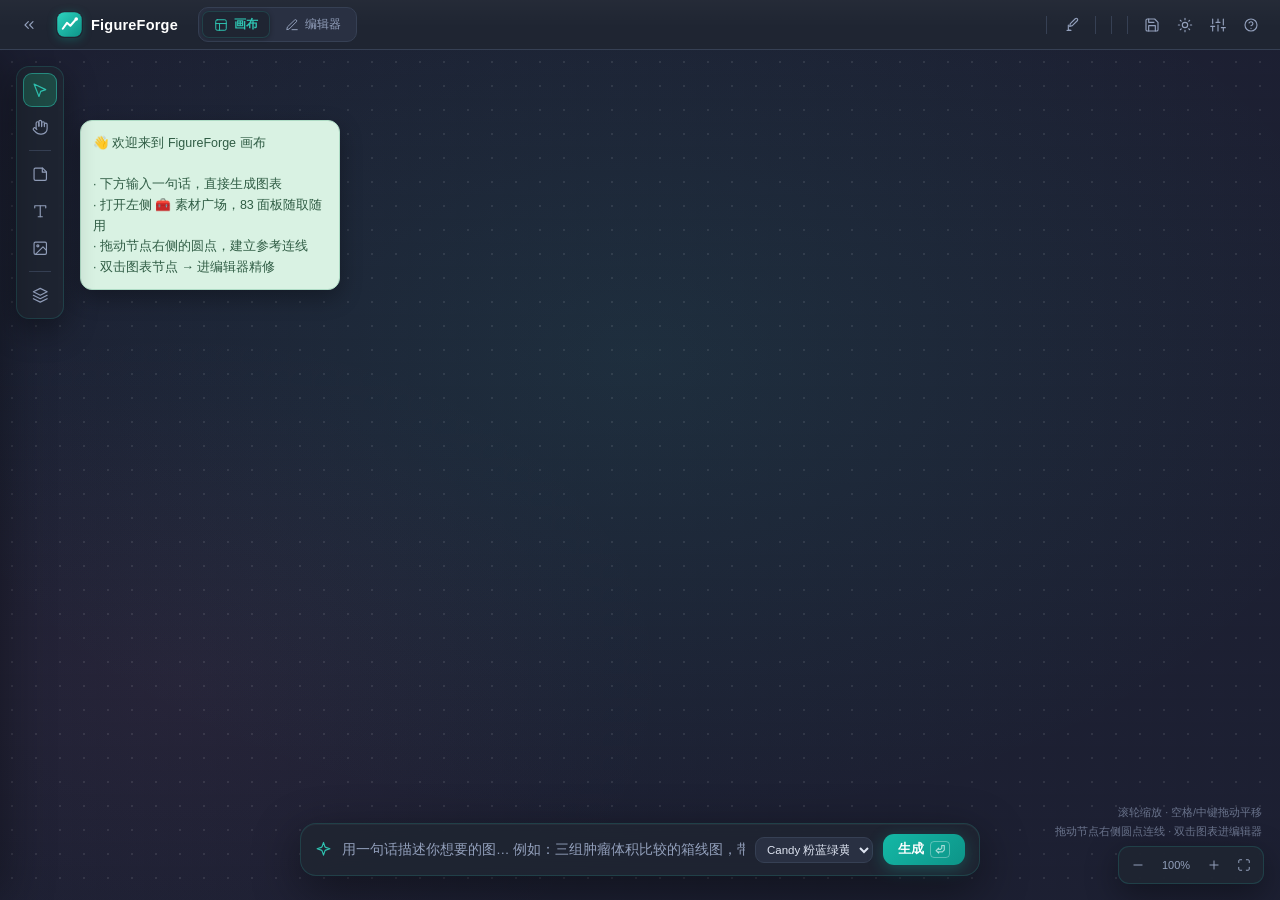
<file: figureforge/index.html>
<!DOCTYPE html>
<html lang="zh-CN">
<head>
  <meta charset="UTF-8">
  <meta name="viewport" content="width=device-width, initial-scale=1.0">
  <title>FigureForge — 可视化图形编辑器</title>
  <link rel="icon" href="data:image/svg+xml,%3Csvg xmlns='http://www.w3.org/2000/svg' viewBox='0 0 32 32'%3E%3Crect x='1' y='1' width='30' height='30' rx='8' fill='%230d9488'/%3E%3Cpolyline points='8 21 13 14 17 17.5 24 9.5' fill='none' stroke='white' stroke-width='2.6' stroke-linecap='round' stroke-linejoin='round'/%3E%3C/svg%3E">
  <link rel="stylesheet" href="css/style.css">
  <link rel="stylesheet" href="css/workspace.css">
</head>
<body>
  <header id="topbar">
    <div class="logo">
      <button id="btn-collapse-left" class="tool-btn ghost" title="收起/展开左侧栏"><svg viewBox="0 0 24 24"><polyline points="11 17 6 12 11 7"/><polyline points="18 17 13 12 18 7"/></svg></button>
      <svg class="logo-mark" viewBox="0 0 32 32" aria-hidden="true">
        <defs><linearGradient id="ff-logo-g" x1="0" y1="0" x2="1" y2="1"><stop offset="0" stop-color="#2dd4bf"/><stop offset="1" stop-color="#0d9488"/></linearGradient></defs>
        <rect x="1.5" y="1.5" width="29" height="29" rx="8.5" fill="url(#ff-logo-g)"/>
        <polyline points="8 21 13 14 17 17.5 24 9.5" fill="none" stroke="#ffffff" stroke-width="2.4" stroke-linecap="round" stroke-linejoin="round"/>
        <circle cx="24" cy="9.5" r="2.1" fill="#ffffff"/>
      </svg>
      <span class="logo-text">FigureForge</span>
      <div class="mode-switch" id="mode-switch">
        <button id="btn-mode-canvas" class="mode-btn active" title="无限画布 — 节点卡片 · 一句话生成"><svg viewBox="0 0 24 24"><rect x="3" y="3" width="18" height="18" rx="2.5"/><line x1="3" y1="9.5" x2="21" y2="9.5"/><line x1="9.5" y1="21" x2="9.5" y2="9.5"/></svg><span>画布</span></button>
        <button id="btn-mode-editor" class="mode-btn" title="单图编辑器 — 逐元素精修"><svg viewBox="0 0 24 24"><path d="M12 20h9"/><path d="M16.5 3.5a2.1 2.1 0 0 1 3 3L7 19l-4 1 1-4Z"/></svg><span>编辑器</span></button>
      </div>
    </div>
    <div class="toolbar">
      <button id="btn-undo" class="tool-btn" title="撤销 (Ctrl+Z)" disabled><svg viewBox="0 0 24 24"><polyline points="9 14 4 9 9 4"/><path d="M20 20v-7a4 4 0 0 0-4-4H4"/></svg></button>
      <button id="btn-redo" class="tool-btn" title="重做 (Ctrl+Y)" disabled><svg viewBox="0 0 24 24"><polyline points="15 14 20 9 15 4"/><path d="M4 20v-7a4 4 0 0 1 4-4h12"/></svg></button>
      <span class="tool-sep"></span>
      <button id="btn-insert-text" class="tool-btn text-btn" title="插入文本框"><svg viewBox="0 0 24 24"><polyline points="4 7 4 4 20 4 20 7"/><line x1="9" y1="20" x2="15" y2="20"/><line x1="12" y1="4" x2="12" y2="20"/></svg></button>
      <button id="btn-format-paint" class="tool-btn" title="格式刷：取样选中元素样式，点击其他元素应用（Esc 退出）"><svg viewBox="0 0 24 24"><path d="M18.4 2.6a2.1 2.1 0 0 1 3 3L14 13l-4 1 1-4Z"/><path d="M8 12v6a2 2 0 0 0 2 2h1"/><path d="M6 20h6"/></svg></button>
      <span class="tool-sep"></span>
      <button id="btn-zoom-out" class="tool-btn" title="缩小"><svg viewBox="0 0 24 24"><line x1="5" y1="12" x2="19" y2="12"/></svg></button>
      <span id="zoom-level" class="zoom-display">100%</span>
      <button id="btn-zoom-in" class="tool-btn" title="放大"><svg viewBox="0 0 24 24"><line x1="12" y1="5" x2="12" y2="19"/><line x1="5" y1="12" x2="19" y2="12"/></svg></button>
      <button id="btn-zoom-fit" class="tool-btn" title="适应窗口 (Ctrl+0)"><svg viewBox="0 0 24 24"><path d="M8 3H5a2 2 0 0 0-2 2v3"/><path d="M21 8V5a2 2 0 0 0-2-2h-3"/><path d="M16 21h3a2 2 0 0 0 2-2v-3"/><path d="M3 16v3a2 2 0 0 0 2 2h3"/></svg></button>
      <span class="tool-sep"></span>
      <button id="btn-grid" class="tool-btn active" title="网格"><svg viewBox="0 0 24 24"><rect x="3" y="3" width="7" height="7" rx="1.2"/><rect x="14" y="3" width="7" height="7" rx="1.2"/><rect x="14" y="14" width="7" height="7" rx="1.2"/><rect x="3" y="14" width="7" height="7" rx="1.2"/></svg></button>
      <button id="btn-snap" class="tool-btn active" title="对齐辅助"><svg viewBox="0 0 24 24"><path d="M4 7h13"/><path d="m14 4 3 3-3 3"/><path d="M20 17H7"/><path d="m10 14-3 3 3 3"/></svg></button>
      <span class="tool-sep"></span>
      <button id="btn-save" class="tool-btn" title="保存到浏览器 (Ctrl+S)，下次打开自动恢复"><svg viewBox="0 0 24 24"><path d="M19 21H5a2 2 0 0 1-2-2V5a2 2 0 0 1 2-2h11l5 5v11a2 2 0 0 1-2 2z"/><polyline points="17 21 17 13 7 13 7 21"/><polyline points="7 3 7 8 15 8"/></svg></button>
      <button id="btn-theme" class="tool-btn" title="切换白天 / 黑夜主题"></button>
      <button id="btn-settings" class="tool-btn" title="AI 接口设置"><svg viewBox="0 0 24 24"><line x1="4" y1="21" x2="4" y2="14"/><line x1="4" y1="10" x2="4" y2="3"/><line x1="12" y1="21" x2="12" y2="12"/><line x1="12" y1="8" x2="12" y2="3"/><line x1="20" y1="21" x2="20" y2="16"/><line x1="20" y1="12" x2="20" y2="3"/><line x1="1" y1="14" x2="7" y2="14"/><line x1="9" y1="8" x2="15" y2="8"/><line x1="17" y1="16" x2="23" y2="16"/></svg></button>
      <button id="btn-help" class="tool-btn" title="快捷键帮助 (?)"><svg viewBox="0 0 24 24"><circle cx="12" cy="12" r="9"/><path d="M9.1 9a3 3 0 0 1 5.8 1c0 2-3 3-3 3"/><line x1="12" y1="17" x2="12.01" y2="17"/></svg></button>
    </div>
    <div class="export-bar">
      <button id="btn-copy-svg" class="export-btn secondary"><svg viewBox="0 0 24 24"><rect x="9" y="9" width="13" height="13" rx="2"/><path d="M5 15H4a2 2 0 0 1-2-2V4a2 2 0 0 1 2-2h9a2 2 0 0 1 2 2v1"/></svg>复制 SVG</button>
      <button id="btn-export-svg" class="export-btn"><svg viewBox="0 0 24 24"><path d="M21 15v4a2 2 0 0 1-2 2H5a2 2 0 0 1-2-2v-4"/><polyline points="7 10 12 15 17 10"/><line x1="12" y1="15" x2="12" y2="3"/></svg>导出 <kbd>Ctrl+E</kbd></button>
    </div>
  </header>
  <div id="main-layout">
    <aside id="left-panel">
      <div class="panel-section">
        <div class="panel-title-row">
          <h3 class="panel-title">图表</h3>
          <div class="panel-title-actions">
            <button id="btn-new-figure" class="mini-btn" title="新建空白图">＋ 新建</button>
            <button id="btn-import-svg" class="mini-btn" title="导入 SVG（可编辑矢量）或 PNG / JPG / TIFF 图片">↓ 导入</button>
            <button id="btn-new-folder" class="mini-btn" title="新建分组文件夹">分组</button>
          </div>
        </div>
        <div id="chart-gallery" class="template-gallery"></div>
      </div>
      <div class="panel-section">
        <div class="panel-title-row">
          <h3 class="panel-title">布局</h3>
        </div>
        <div id="layout-gallery" class="template-gallery"></div>
      </div>
      <div class="panel-section ai-section">
        <h3 class="panel-title">AI 生成</h3>
        <textarea id="ai-prompt" class="ai-input" rows="4" placeholder="描述你想要的图表，例如：&#10;3组数据的柱状图，比较不同方法的准确率..."></textarea>
        <div class="ai-controls">
          <select id="ai-palette-select" class="ai-select" title="选择色板"></select>
          <button id="btn-ai-generate" class="ai-generate-btn">✨ 生成</button>
        </div>
        <div id="ai-status" class="ai-status"></div>
      </div>
    </aside>
    <main id="canvas-area">
      <div id="canvas-container">
        <div id="canvas-empty" class="canvas-empty">
          <div class="empty-icon">✦</div>
          <p>从左侧选择一个模板开始</p>
          <p class="empty-hint">AI 一句话生成 · 拖入 SVG / PNG / JPG / TIFF · Ctrl+V 粘贴截图<br>双击文字直接编辑 · Ctrl+Z 撤销 · Ctrl+E 导出投稿格式</p>
        </div>
        <div id="svg-canvas" class="svg-canvas hidden"></div>
        <svg id="guides-overlay"></svg>
        <div id="align-bar" class="align-bar hidden"></div>
        <textarea id="text-editor" class="text-editor" rows="1" spellcheck="false"></textarea>
        <div id="selection-overlay" class="selection-overlay"></div>
      </div>
      <div id="context-menu" class="context-menu hidden"></div>

      <!-- ===== VibePaper-style infinite canvas workspace ===== -->
      <div id="workspace-view">
        <div id="ws-world">
          <svg id="ws-edges" width="1" height="1"></svg>
          <div id="ws-nodes"></div>
        </div>
        <div id="ws-marquee" class="hidden"></div>

        <div id="ws-empty">
          <div class="ws-empty-badge"><svg viewBox="0 0 24 24"><rect x="3" y="3" width="18" height="18" rx="2.5"/><line x1="3" y1="9.5" x2="21" y2="9.5"/><line x1="9.5" y1="21" x2="9.5" y2="9.5"/></svg></div>
          <h2>从一个想法开始</h2>
          <p>所有图表、图片与灵感都落在同一张无限画布上<br>一句话生成 · 自由排列 · 参考连线 · 双击精修</p>
          <div class="ws-empty-chips">
            <span class="ws-empty-chip" data-act="prompt"><svg viewBox="0 0 24 24"><path d="M12 3v3m0 12v3M3 12h3m12 0h3M5.6 5.6l2.1 2.1m8.6 8.6 2.1 2.1M5.6 18.4l2.1-2.1m8.6-8.6 2.1-2.1"/></svg>一句话生成图表</span>
            <span class="ws-empty-chip" data-act="plaza"><svg viewBox="0 0 24 24"><polygon points="12 2 2 7 12 12 22 7 12 2"/><polyline points="2 17 12 22 22 17"/><polyline points="2 12 12 17 22 12"/></svg>打开素材广场</span>
            <span class="ws-empty-chip" data-act="note"><svg viewBox="0 0 24 24"><path d="M15.5 3H5a2 2 0 0 0-2 2v14a2 2 0 0 0 2 2h14a2 2 0 0 0 2-2V8.5L15.5 3Z"/><path d="M15 3v6h6"/></svg>加张便签</span>
          </div>
        </div>

        <div id="ws-toolbar">
          <button class="ws-tool active" data-tool="select" title="选择 / 框选"><svg viewBox="0 0 24 24"><path d="M3 3l7.1 18 2.6-7.3L20 11.1z"/></svg></button>
          <button class="ws-tool" data-tool="hand" title="抓手平移（或按住空格）"><svg viewBox="0 0 24 24"><path d="M18 11V6a2 2 0 0 0-4 0v5"/><path d="M14 10V4a2 2 0 0 0-4 0v6"/><path d="M10 10.5V6a2 2 0 0 0-4 0v8"/><path d="M18 8a2 2 0 1 1 4 0v6a8 8 0 0 1-8 8h-2c-2.8 0-4.5-.86-5.99-2.34l-3.6-3.6a2 2 0 0 1 2.83-2.82L7 15"/></svg></button>
          <div class="ws-tool-sep"></div>
          <button class="ws-tool" id="ws-tool-note" title="新建便签"><svg viewBox="0 0 24 24"><path d="M15.5 3H5a2 2 0 0 0-2 2v14a2 2 0 0 0 2 2h14a2 2 0 0 0 2-2V8.5L15.5 3Z"/><path d="M15 3v6h6"/></svg></button>
          <button class="ws-tool" id="ws-tool-text" title="新建文本"><svg viewBox="0 0 24 24"><polyline points="4 7 4 4 20 4 20 7"/><line x1="9" y1="20" x2="15" y2="20"/><line x1="12" y1="4" x2="12" y2="20"/></svg></button>
          <button class="ws-tool" id="ws-tool-image" title="插入图片"><svg viewBox="0 0 24 24"><rect x="3" y="3" width="18" height="18" rx="2"/><circle cx="8.5" cy="8.5" r="1.5"/><path d="m21 15-5-5L5 21"/></svg></button>
          <div class="ws-tool-sep"></div>
          <button class="ws-tool" id="ws-tool-plaza" title="素材广场（图鉴 + 模板）"><svg viewBox="0 0 24 24"><polygon points="12 2 2 7 12 12 22 7 12 2"/><polyline points="2 17 12 22 22 17"/><polyline points="2 12 12 17 22 12"/></svg></button>
        </div>

        <div id="ws-zoom-hint">滚轮缩放 · 空格/中键拖动平移<br>拖动节点右侧圆点连线 · 双击图表进编辑器</div>
        <div id="ws-zoom">
          <button class="ws-tool" id="ws-zoom-out" title="缩小"><svg viewBox="0 0 24 24"><line x1="5" y1="12" x2="19" y2="12"/></svg></button>
          <span id="ws-zoom-level" title="点击回到 100%">100%</span>
          <button class="ws-tool" id="ws-zoom-in" title="放大"><svg viewBox="0 0 24 24"><line x1="12" y1="5" x2="12" y2="19"/><line x1="5" y1="12" x2="19" y2="12"/></svg></button>
          <button class="ws-tool" id="ws-zoom-fit" title="适应全部节点 (Ctrl+0)"><svg viewBox="0 0 24 24"><path d="M8 3H5a2 2 0 0 0-2 2v3"/><path d="M21 8V5a2 2 0 0 0-2-2h-3"/><path d="M16 21h3a2 2 0 0 0 2-2v-3"/><path d="M3 16v3a2 2 0 0 0 2 2h3"/></svg></button>
        </div>

        <aside id="ws-plaza">
          <div class="ws-plaza-head">
            <span class="ws-plaza-title"><svg viewBox="0 0 24 24"><polygon points="12 2 2 7 12 12 22 7 12 2"/><polyline points="2 17 12 22 22 17"/><polyline points="2 12 12 17 22 12"/></svg>素材广场</span>
            <button class="ws-plaza-close" id="ws-plaza-close"><svg viewBox="0 0 24 24"><line x1="18" y1="6" x2="6" y2="18"/><line x1="6" y1="6" x2="18" y2="18"/></svg></button>
          </div>
          <div class="ws-plaza-sub">浏览 9 套图鉴与全部出版级模板，点击即可放到画布上 remix</div>
          <div id="ws-plaza-body"></div>
        </aside>

        <div id="ws-prompt">
          <div class="ws-prompt-steps" id="ws-prompt-steps"></div>
          <div class="ws-prompt-row">
            <span class="ws-prompt-spark"><svg viewBox="0 0 24 24"><path d="M12 2l1.9 5.7a2 2 0 0 0 1.3 1.3L21 11l-5.8 1.9a2 2 0 0 0-1.3 1.3L12 20l-1.9-5.8a2 2 0 0 0-1.3-1.3L3 11l5.8-2a2 2 0 0 0 1.3-1.3z"/></svg></span>
            <input id="ws-prompt-input" placeholder="用一句话描述你想要的图… 例如：三组肿瘤体积比较的箱线图，带显著性标记" autocomplete="off">
            <select id="ws-prompt-palette" title="色板"></select>
            <button id="ws-prompt-go">生成<kbd>⏎</kbd></button>
          </div>
        </div>

        <input type="file" id="ws-file-img" accept="image/*" class="hidden">
      </div>
      <!-- ===== workspace end ===== -->
    </main>
    <aside id="right-panel">
      <div id="prop-empty" class="prop-empty">
        <p>选择一个元素查看属性</p>
        <p class="empty-hint">Shift+点击多选 · 框选 · Ctrl+G 成组</p>
      </div>
      <div id="prop-panel" class="prop-panel hidden">
        <h3 class="panel-title" id="prop-title">属性</h3>
        <div id="prop-content"></div>
      </div>
      <div class="panel-section global-section">
        <h3 class="panel-title">全局设置</h3>
        <div class="prop-row">
          <label>色板</label>
          <select id="global-palette" class="prop-select"></select>
        </div>
        <div class="prop-row">
          <label>宽度 (mm)</label>
          <input type="number" id="global-width" class="prop-input" value="183" min="50" max="500">
        </div>
        <div class="prop-row">
          <label>高度 (mm)</label>
          <input type="number" id="global-height" class="prop-input" value="120" min="50" max="500">
        </div>
        <div class="prop-row">
          <label>图形背景</label>
          <div class="bg-controls">
            <input type="color" id="global-bg-color" value="#FFFFFF" title="图形背景色">
            <label class="check-label"><input type="checkbox" id="global-bg-transparent"> 透明</label>
          </div>
        </div>
        <div class="prop-row">
          <label>工作区背景</label>
          <select id="workspace-bg" class="prop-select">
            <option value="auto">跟随主题</option>
            <optgroup label="深色">
              <option value="#121419">曜石黑</option>
              <option value="#0f0f1a">深蓝黑</option>
              <option value="#23262e">石墨灰</option>
              <option value="#1a2e1f">墨绿</option>
              <option value="#2e1a2a">暗紫</option>
              <option value="#2e1a1a">酒红</option>
              <option value="#0e2233">深海蓝</option>
            </optgroup>
            <optgroup label="浅色">
              <option value="#e2e7ef">云雾灰</option>
              <option value="#dde4ee">蓝灰</option>
              <option value="#f5f2ea">象牙白</option>
              <option value="#ece2d0">暖沙</option>
              <option value="#dfe9e8">浅青</option>
              <option value="#ffffff">纯白</option>
            </optgroup>
          </select>
        </div>
      </div>
    </aside>
  </div>

  <div id="export-modal" class="modal hidden">
    <div class="modal-box">
      <h3 class="modal-title">导出图形</h3>
      <div class="modal-row">
        <span class="modal-label">格式</span>
        <div id="exp-formats" class="seg-group"></div>
      </div>
      <div class="modal-row" id="exp-scale-row">
        <span class="modal-label">分辨率</span>
        <div id="exp-scales" class="seg-group"></div>
      </div>
      <div class="modal-row" id="exp-bg-row">
        <span class="modal-label">背景</span>
        <div class="seg-group">
          <label class="seg-btn radio-label"><input type="radio" name="exp-bg" value="#FFFFFF" checked> 白色</label>
          <label class="seg-btn radio-label"><input type="radio" name="exp-bg" value="transparent"> 透明</label>
        </div>
      </div>
      <p id="exp-hint" class="modal-hint"></p>
      <div class="modal-actions">
        <button id="btn-export-cancel" class="export-btn">取消</button>
        <button id="btn-export-do" class="ai-generate-btn">导出</button>
      </div>
    </div>
  </div>

  <div id="settings-modal" class="modal hidden">
    <div class="modal-box">
      <h3 class="modal-title">⚙ AI 接口设置</h3>
      <div class="modal-row"><span class="modal-label">API 地址</span><input type="text" id="set-api-base" class="prop-input" style="flex:1" placeholder="https://api.openai.com/v1"></div>
      <div class="modal-row"><span class="modal-label">API Key</span><input type="password" id="set-api-key" class="prop-input" style="flex:1" placeholder="sk-..."></div>
      <div class="modal-row"><span class="modal-label">模型</span><input type="text" id="set-api-model" class="prop-input" style="flex:1" placeholder="gpt-4o"></div>
      <p class="modal-hint">配置仅保存在浏览器本地，通过 OpenAI 兼容接口直接调用。留空时「✨ 生成」会展示内置出版级示例图。</p>
      <div class="modal-actions">
        <button id="btn-settings-close" class="export-btn">取消</button>
        <button id="btn-settings-save" class="ai-generate-btn">保存</button>
      </div>
    </div>
  </div>

  <div id="help-modal" class="modal hidden">
    <div class="modal-box">
      <h3 class="modal-title">⌨️ 快捷键</h3>
      <div class="help-grid">
        <span>撤销 / 重做</span><span>Ctrl+Z / Ctrl+Y</span>
        <span>保存到浏览器</span><span>Ctrl+S</span>
        <span>导出对话框</span><span>Ctrl+E</span>
        <span>多选元素</span><span>Shift+点击 / 空白处拖框选</span>
        <span>全选</span><span>Ctrl+A</span>
        <span>成组 / 解组</span><span>Ctrl+G / Ctrl+Shift+G</span>
        <span>复制 / 删除</span><span>Ctrl+D / Delete</span>
        <span>微移元素</span><span>方向键（Shift+方向键 = 10 单位）</span>
        <span>缩放元素</span><span>选中矩形/圆/图片后拖动四角手柄</span>
        <span>缩放画布</span><span>Ctrl+加/减/0，或鼠标滚轮</span>
        <span>关闭吸附</span><span>按住 Alt 拖动</span>
        <span>复制 SVG</span><span>Ctrl+Shift+C</span>
        <span>粘贴图片</span><span>Ctrl+V（截图直接入画布）</span>
        <span>裁剪 / 旋转图片</span><span>双击图片，或选中后在右侧面板</span>
        <span>对齐 / 等距分布</span><span>多选后画布顶部浮动工具条</span>
        <span>格式刷</span><span>选中取样 → 工具栏 🖌 → 依次点击目标（Esc 退出）</span>
        <span style="grid-column:1/-1;border-top:1px solid var(--border);margin-top:6px;padding-top:8px;color:var(--accent);font-weight:600">🪟 无限画布</span>
        <span>平移画布</span><span>空格/中键拖动，或抓手工具</span>
        <span>缩放画布</span><span>滚轮 · Ctrl+± · Ctrl+0 适应全部</span>
        <span>参考连线</span><span>拖动节点右侧圆点到另一节点</span>
        <span>节点进编辑器</span><span>双击图表卡片</span>
        <span>删除 / 复制 / 全选</span><span>Delete · Ctrl+D · Ctrl+A</span>
        <span>本帮助</span><span>?</span>
      </div>
      <div class="modal-actions">
        <button id="btn-help-close" class="export-btn">关闭</button>
      </div>
    </div>
  </div>

  <input type="file" id="file-import-svg" accept=".svg,.png,.jpg,.jpeg,.webp,.gif,.tiff,.tif" class="hidden" />
  <script src="js/palettes.js"></script>
  <script src="js/templates.js"></script>
  <script src="js/history.js"></script>
  <script src="js/storage.js"></script>
  <script src="js/library.js"></script>
  <script src="js/canvas.js"></script>
  <script src="js/properties.js"></script>
  <script src="js/ai-generate.js"></script>
  <script src="js/export.js"></script>
  <script src="js/daynight.js"></script>
  <script src="js/workspace.js"></script>
  <script src="js/app.js"></script>
</body>
</html>
</file>
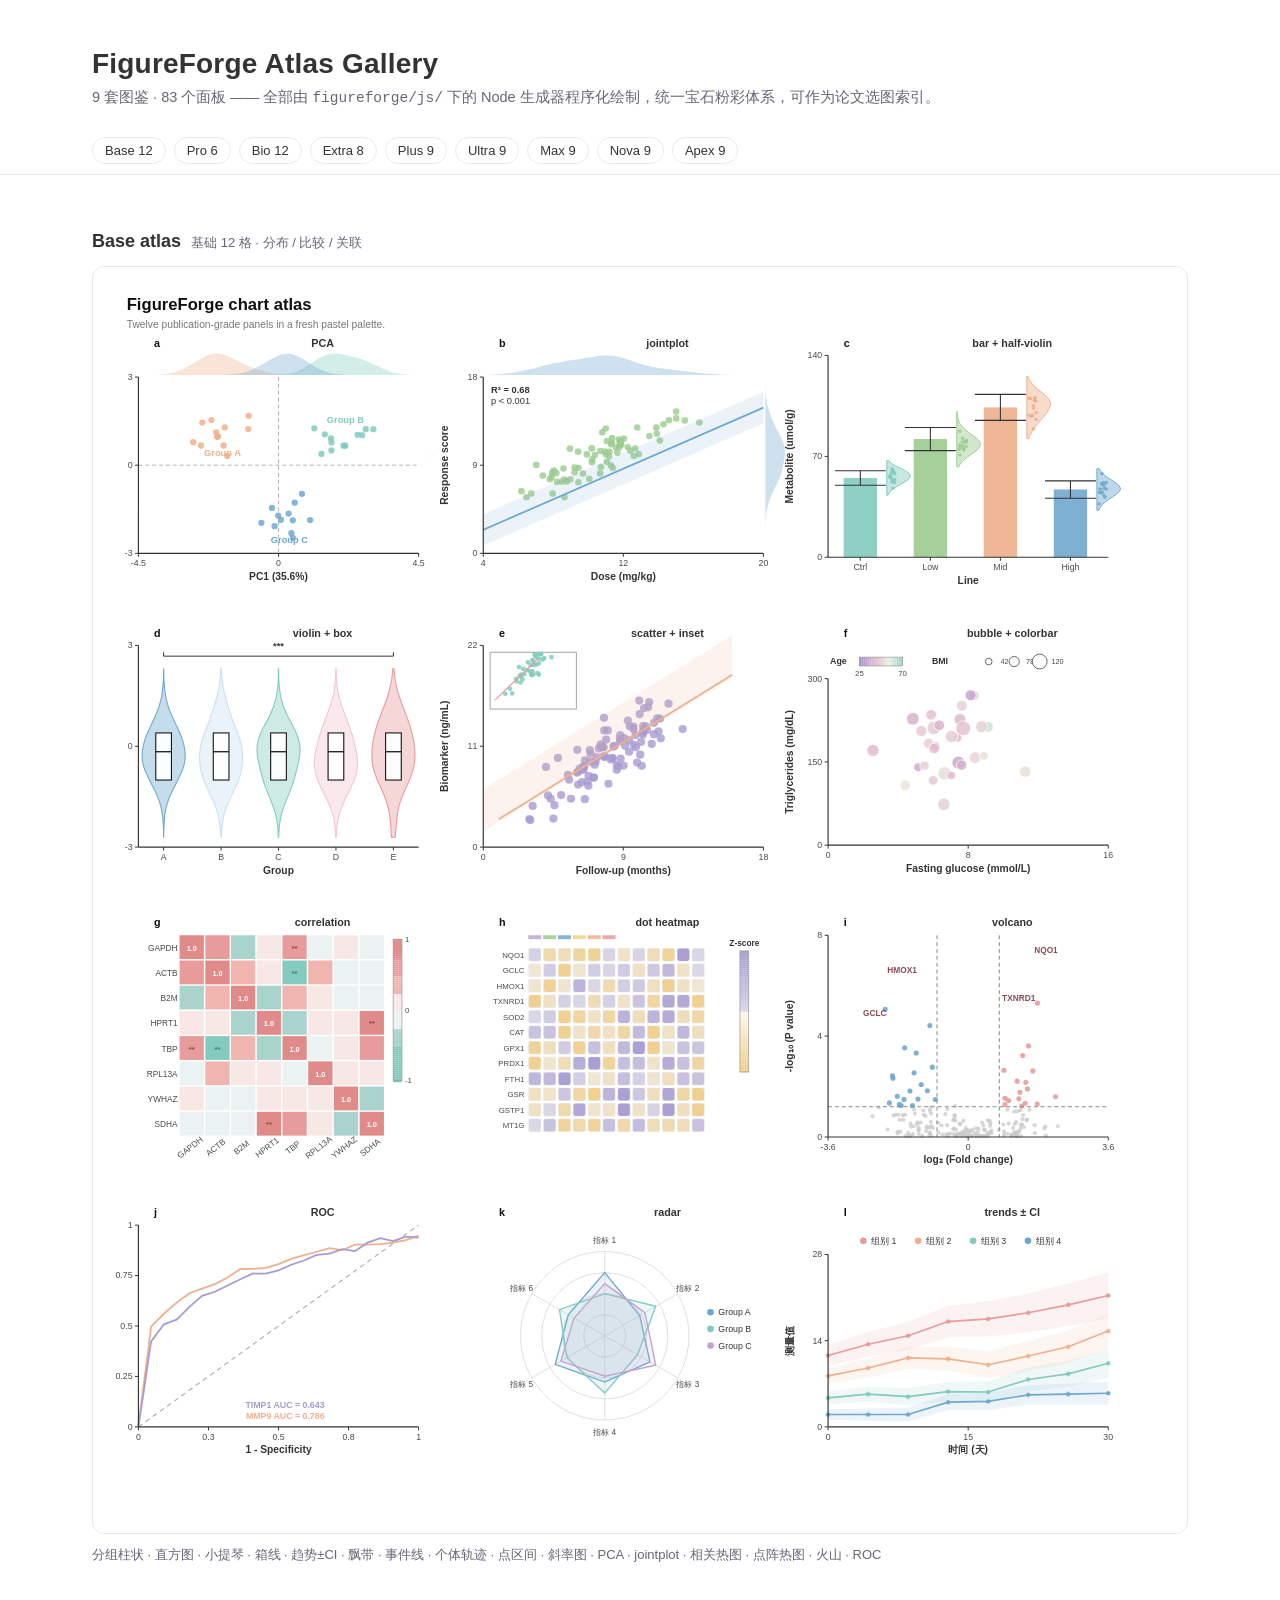
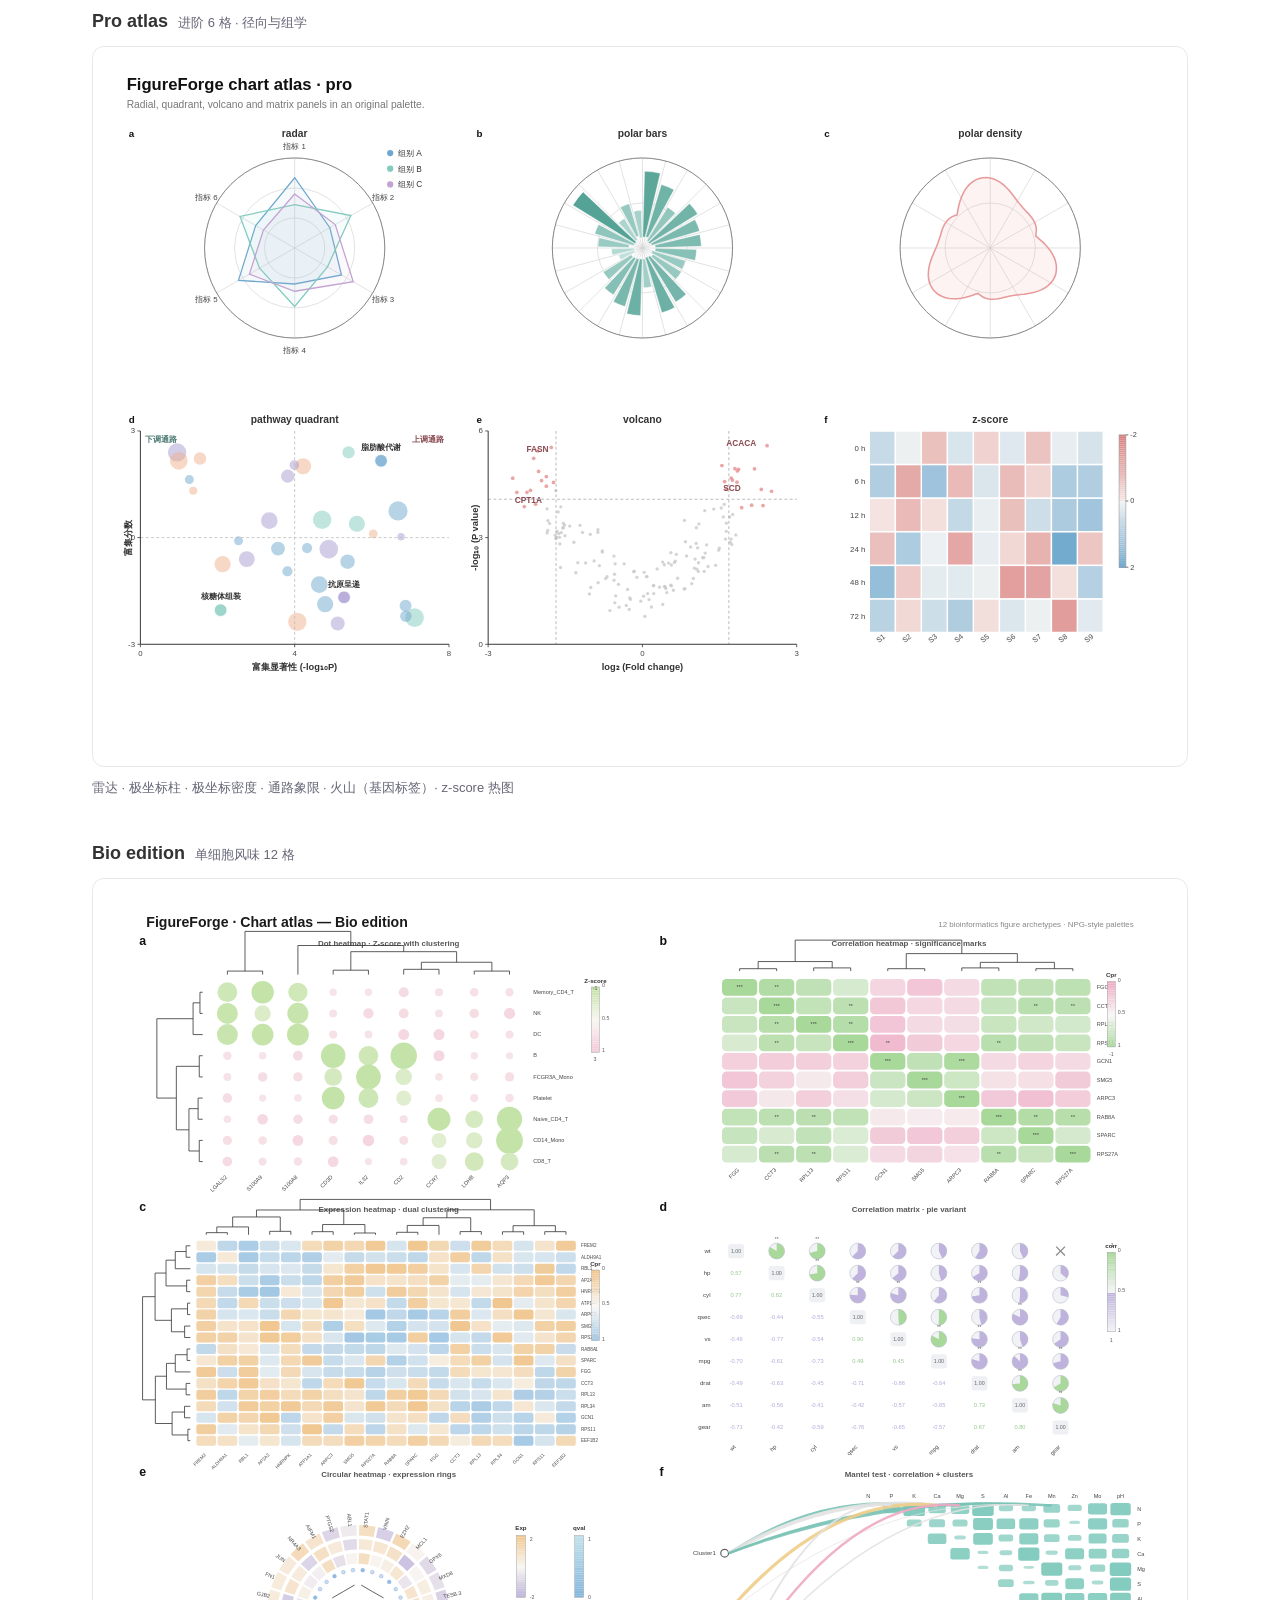
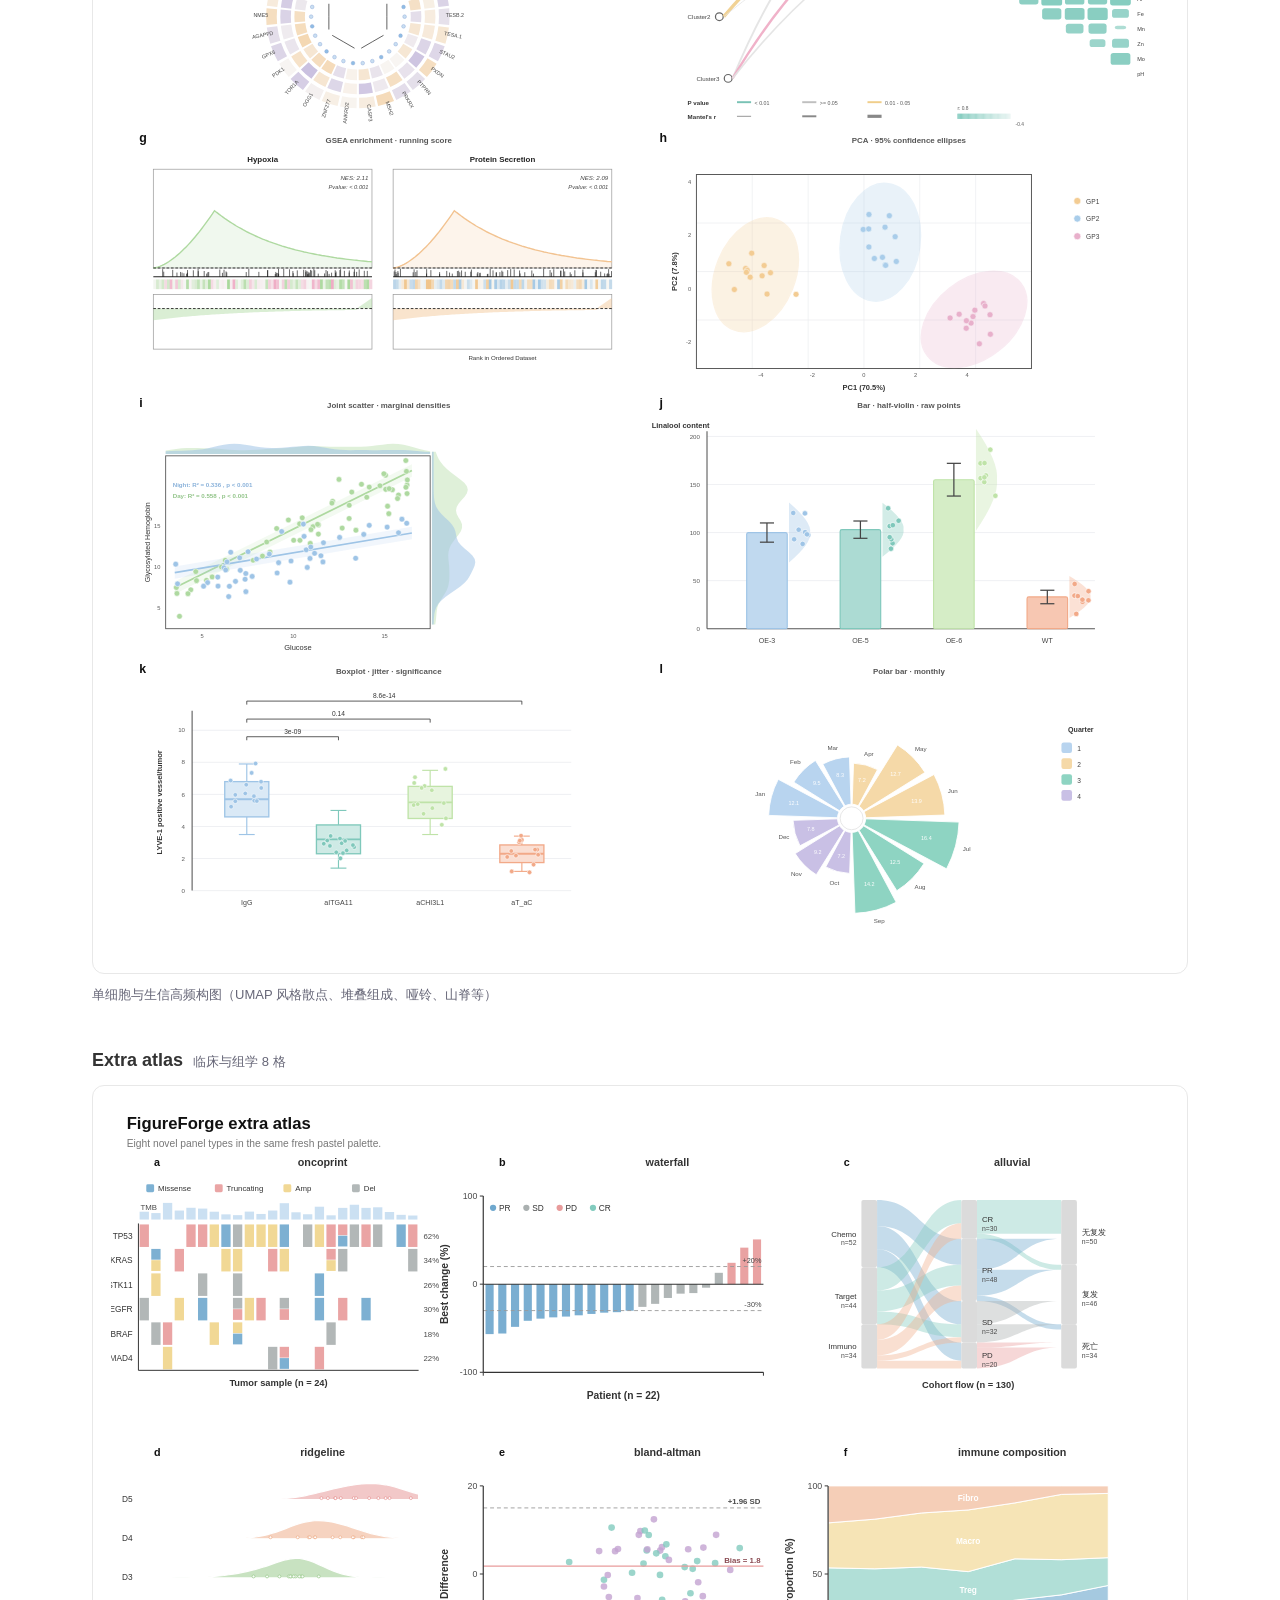
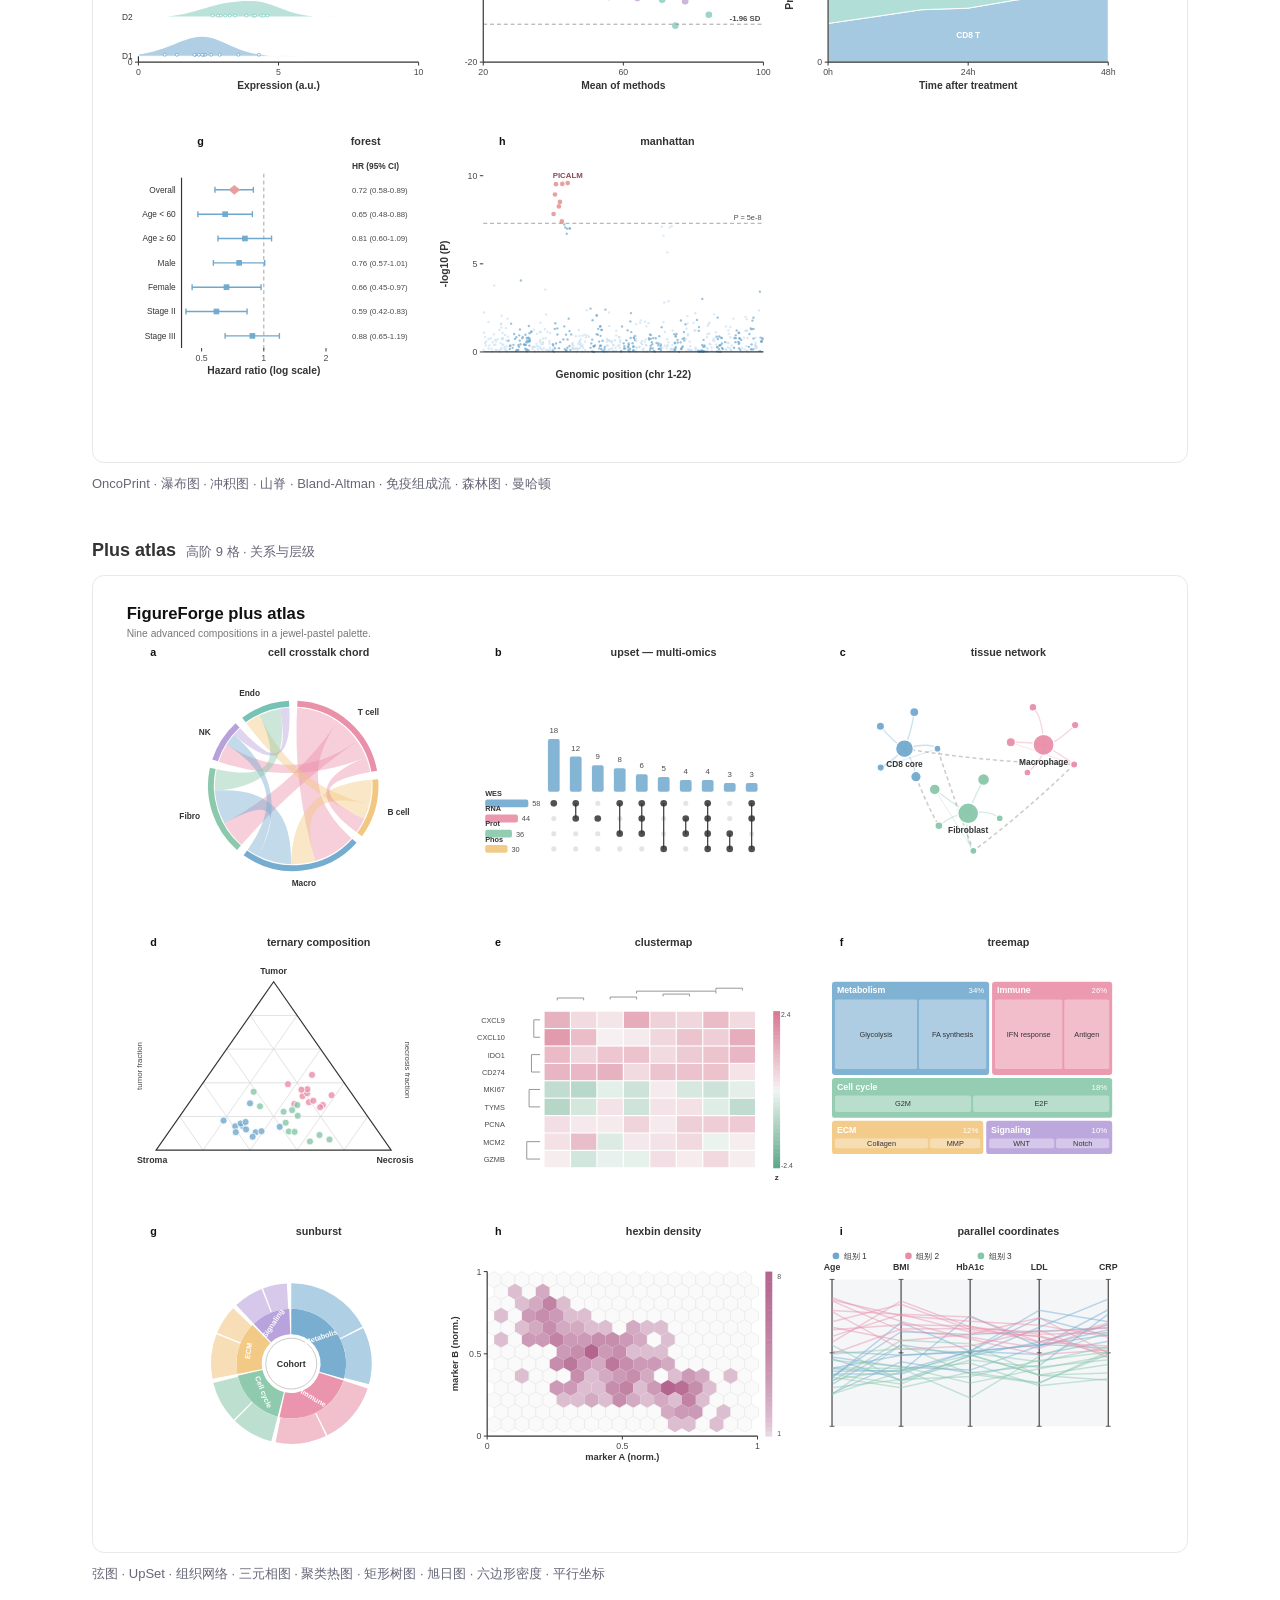
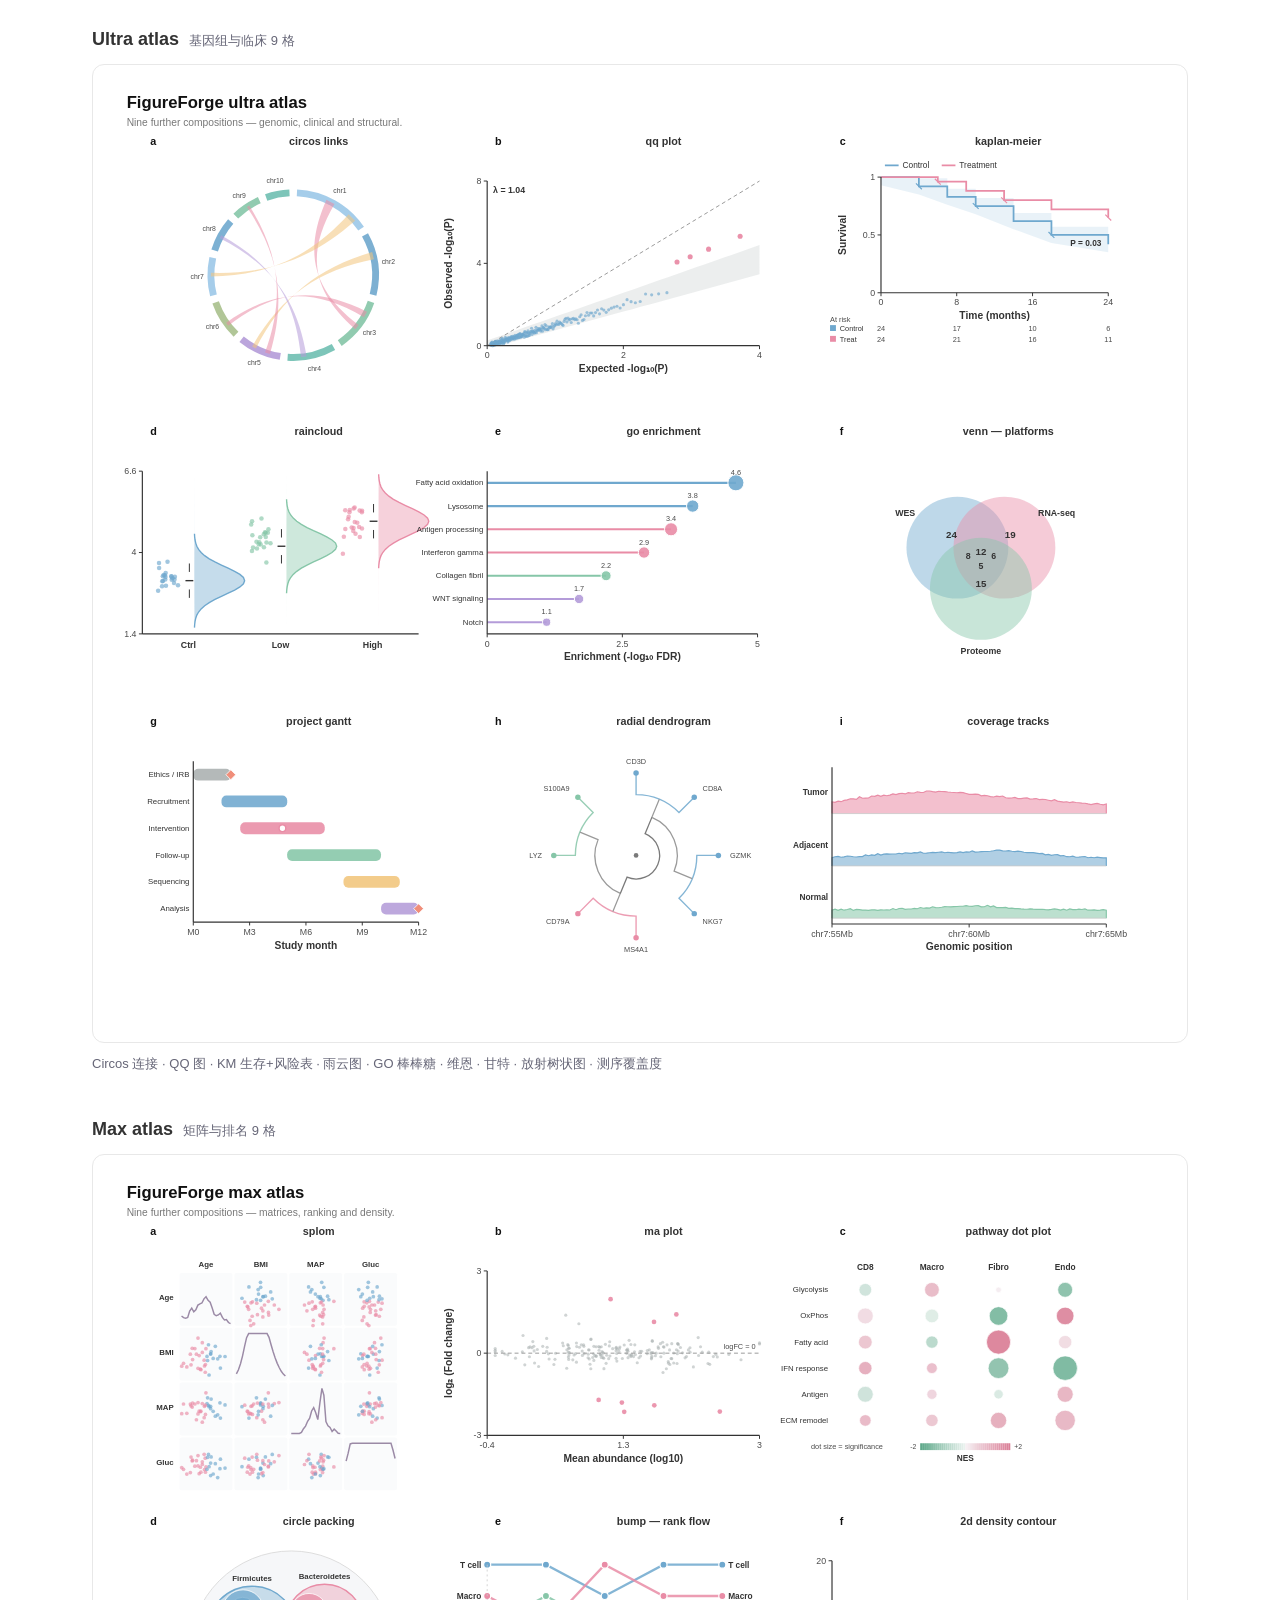
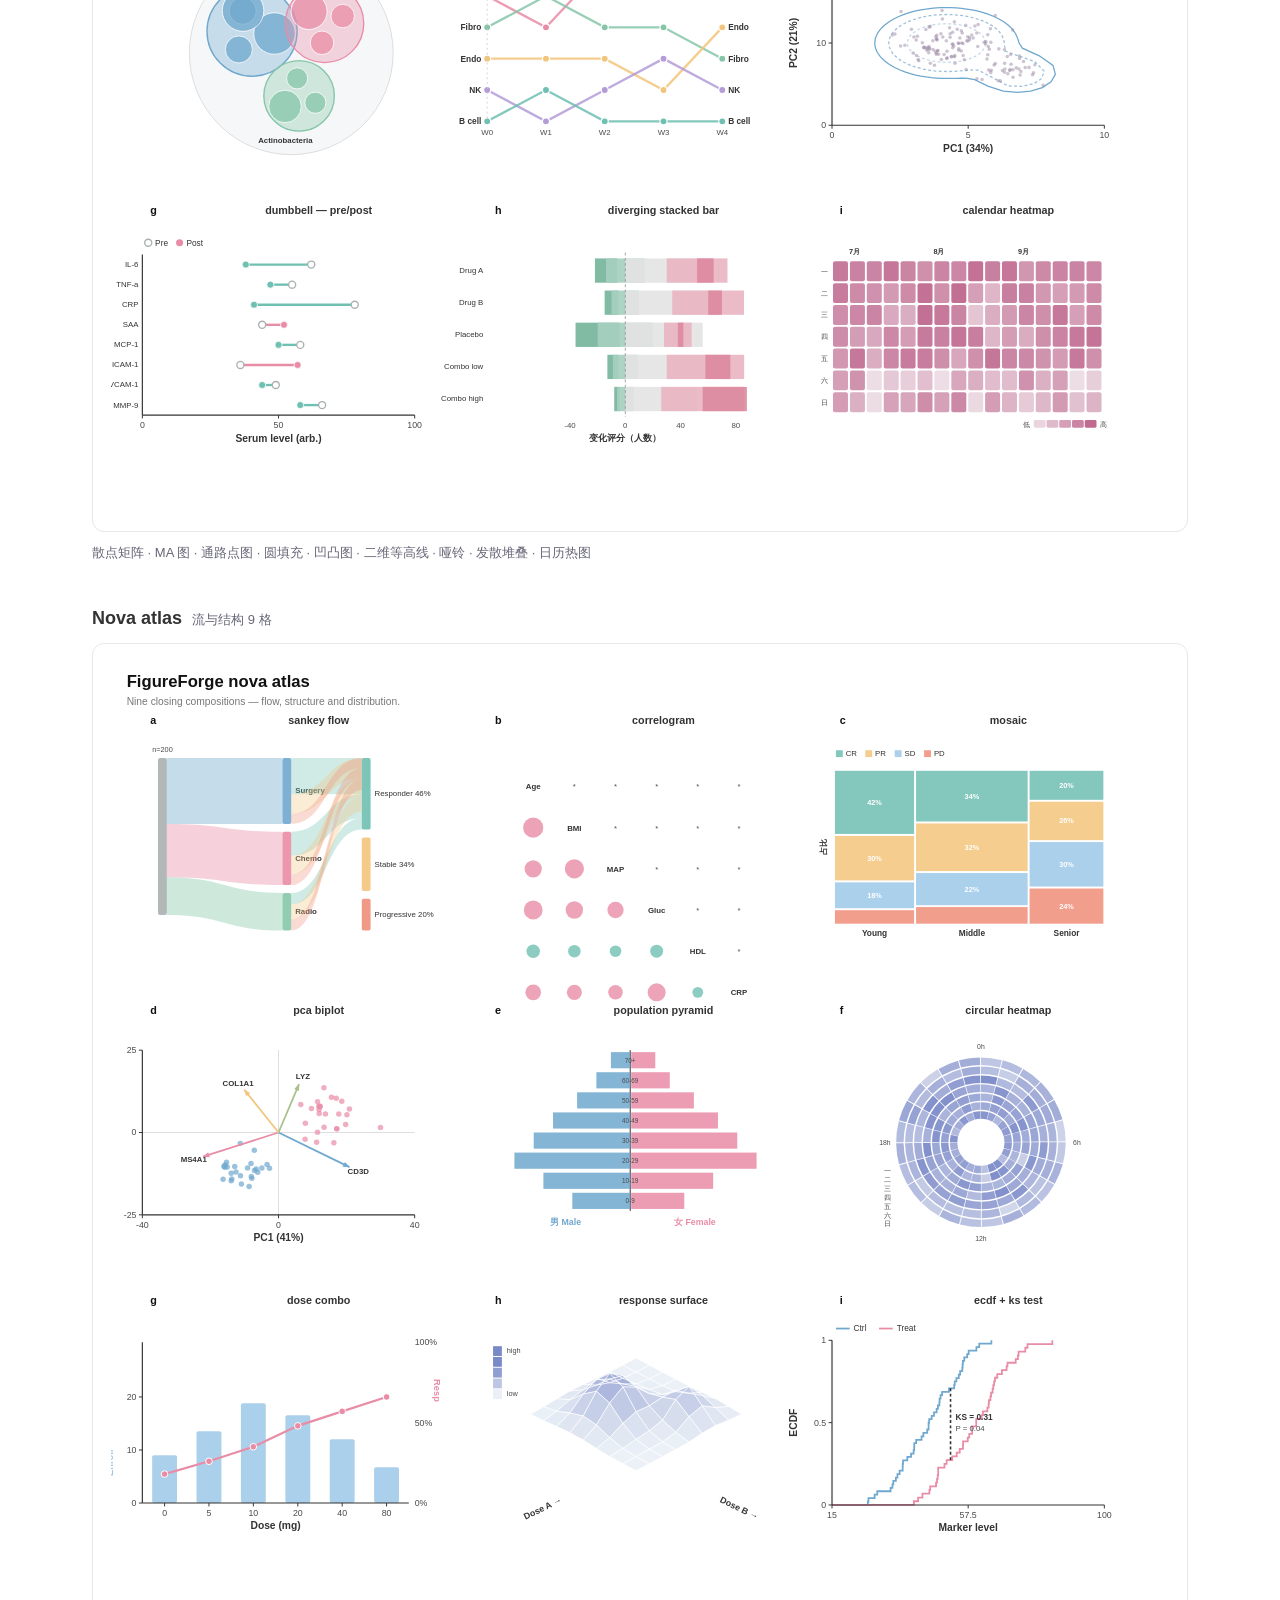
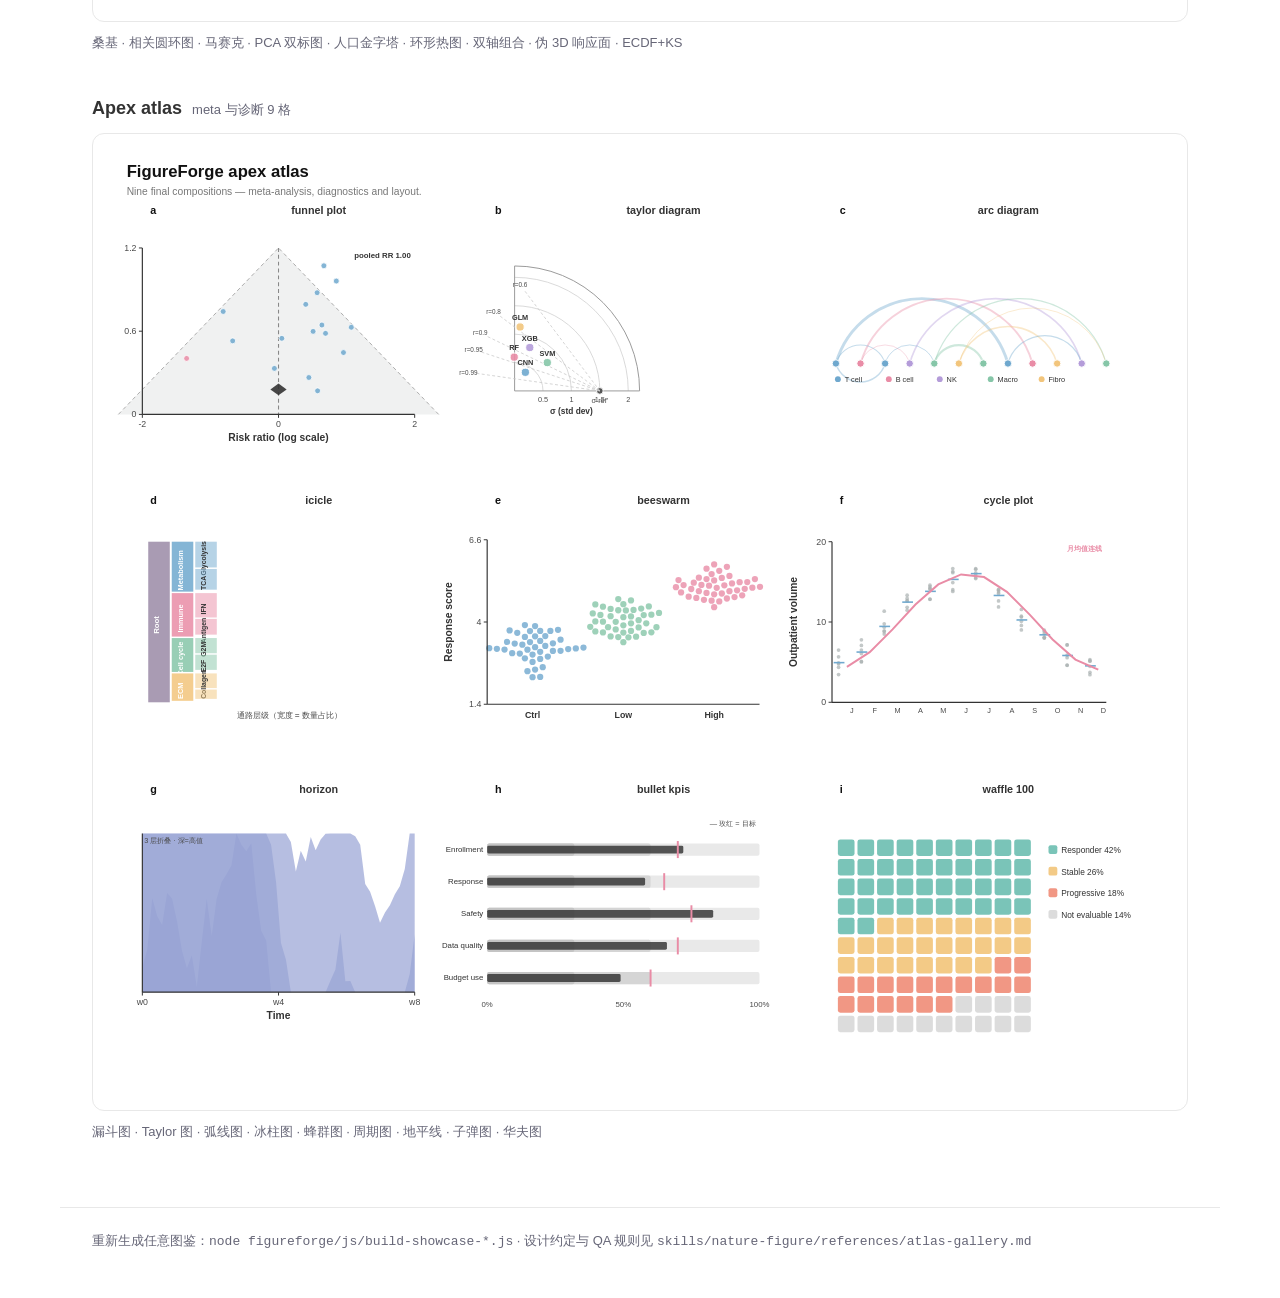
<file: gallery.html>
<!DOCTYPE html>
<html lang="zh-CN">
<head>
<meta charset="UTF-8">
<meta name="viewport" content="width=device-width, initial-scale=1.0">
<title>FigureForge Atlas Gallery — 83 panels</title>
<style>
  :root { --ink: #333; --tick: #667; --line: #e8e8e8; }
  * { box-sizing: border-box; margin: 0; padding: 0; }
  body { font-family: "Helvetica Neue", Arial, "PingFang SC", "Microsoft YaHei", sans-serif; color: var(--ink); background: #fff; }
  header { padding: 48px 32px 20px; max-width: 1160px; margin: 0 auto; }
  header h1 { font-size: 28px; letter-spacing: .2px; }
  header p { color: var(--tick); margin-top: 8px; font-size: 14.5px; }
  nav { position: sticky; top: 0; z-index: 10; background: #ffffffee; backdrop-filter: blur(8px); border-bottom: 1px solid var(--line); }
  nav .inner { max-width: 1160px; margin: 0 auto; padding: 10px 32px; display: flex; gap: 8px; flex-wrap: wrap; }
  nav a { text-decoration: none; color: var(--ink); font-size: 13px; padding: 5px 12px; border-radius: 999px; border: 1px solid var(--line); }
  nav a:hover { background: #f2f6fa; }
  main { max-width: 1160px; margin: 0 auto; padding: 12px 32px 64px; }
  section { margin-top: 44px; }
  section h2 { font-size: 18px; display: flex; align-items: baseline; gap: 10px; }
  section h2 small { color: var(--tick); font-weight: 400; font-size: 13px; }
  .frame { margin-top: 14px; border: 1px solid var(--line); border-radius: 12px; padding: 18px; background: #fff; overflow-x: auto; }
  .frame img { width: 100%; display: block; min-width: 720px; }
  .panel-list { margin-top: 10px; color: var(--tick); font-size: 13px; line-height: 1.7; }
  footer { max-width: 1160px; margin: 0 auto; padding: 24px 32px 48px; color: var(--tick); font-size: 13px; border-top: 1px solid var(--line); }
</style>
</head>
<body>
<header>
  <h1>FigureForge Atlas Gallery</h1>
  <p>9 套图鉴 · 83 个面板 —— 全部由 <code>figureforge/js/</code> 下的 Node 生成器程序化绘制，统一宝石粉彩体系，可作为论文选图索引。</p>
</header>
<nav><div class="inner">
  <a href="#base">Base 12</a><a href="#pro">Pro 6</a><a href="#bio">Bio 12</a><a href="#extra">Extra 8</a>
  <a href="#plus">Plus 9</a><a href="#ultra">Ultra 9</a><a href="#max">Max 9</a><a href="#nova">Nova 9</a><a href="#apex">Apex 9</a>
</div></nav>
<main>

<section id="base">
  <h2>Base atlas <small>基础 12 格 · 分布 / 比较 / 关联</small></h2>
  <div class="frame"><img src="assets/showcase.svg" alt="base atlas"></div>
  <div class="panel-list">分组柱状 · 直方图 · 小提琴 · 箱线 · 趋势±CI · 飘带 · 事件线 · 个体轨迹 · 点区间 · 斜率图 · PCA · jointplot · 相关热图 · 点阵热图 · 火山 · ROC</div>
</section>

<section id="pro">
  <h2>Pro atlas <small>进阶 6 格 · 径向与组学</small></h2>
  <div class="frame"><img src="assets/showcase-pro.svg" alt="pro atlas"></div>
  <div class="panel-list">雷达 · 极坐标柱 · 极坐标密度 · 通路象限 · 火山（基因标签）· z-score 热图</div>
</section>

<section id="bio">
  <h2>Bio edition <small>单细胞风味 12 格</small></h2>
  <div class="frame"><img src="assets/showcase-bio.svg" alt="bio atlas"></div>
  <div class="panel-list">单细胞与生信高频构图（UMAP 风格散点、堆叠组成、哑铃、山脊等）</div>
</section>

<section id="extra">
  <h2>Extra atlas <small>临床与组学 8 格</small></h2>
  <div class="frame"><img src="assets/showcase-extra.svg" alt="extra atlas"></div>
  <div class="panel-list">OncoPrint · 瀑布图 · 冲积图 · 山脊 · Bland-Altman · 免疫组成流 · 森林图 · 曼哈顿</div>
</section>

<section id="plus">
  <h2>Plus atlas <small>高阶 9 格 · 关系与层级</small></h2>
  <div class="frame"><img src="assets/showcase-plus.svg" alt="plus atlas"></div>
  <div class="panel-list">弦图 · UpSet · 组织网络 · 三元相图 · 聚类热图 · 矩形树图 · 旭日图 · 六边形密度 · 平行坐标</div>
</section>

<section id="ultra">
  <h2>Ultra atlas <small>基因组与临床 9 格</small></h2>
  <div class="frame"><img src="assets/showcase-ultra.svg" alt="ultra atlas"></div>
  <div class="panel-list">Circos 连接 · QQ 图 · KM 生存+风险表 · 雨云图 · GO 棒棒糖 · 维恩 · 甘特 · 放射树状图 · 测序覆盖度</div>
</section>

<section id="max">
  <h2>Max atlas <small>矩阵与排名 9 格</small></h2>
  <div class="frame"><img src="assets/showcase-max.svg" alt="max atlas"></div>
  <div class="panel-list">散点矩阵 · MA 图 · 通路点图 · 圆填充 · 凹凸图 · 二维等高线 · 哑铃 · 发散堆叠 · 日历热图</div>
</section>

<section id="nova">
  <h2>Nova atlas <small>流与结构 9 格</small></h2>
  <div class="frame"><img src="assets/showcase-nova.svg" alt="nova atlas"></div>
  <div class="panel-list">桑基 · 相关圆环图 · 马赛克 · PCA 双标图 · 人口金字塔 · 环形热图 · 双轴组合 · 伪 3D 响应面 · ECDF+KS</div>
</section>

<section id="apex">
  <h2>Apex atlas <small>meta 与诊断 9 格</small></h2>
  <div class="frame"><img src="assets/showcase-apex.svg" alt="apex atlas"></div>
  <div class="panel-list">漏斗图 · Taylor 图 · 弧线图 · 冰柱图 · 蜂群图 · 周期图 · 地平线 · 子弹图 · 华夫图</div>
</section>

</main>
<footer>
  重新生成任意图鉴：<code>node figureforge/js/build-showcase-*.js</code> · 设计约定与 QA 规则见 <code>skills/nature-figure/references/atlas-gallery.md</code>
</footer>
</body>
</html>
</file>
<file: figureforge/css/style.css>
/* FigureForge — Stylesheet
   Dual theme (dark default + light) over CSS variables, three-panel layout.
   Toggle via the ☀/🌙 toolbar button with the day/night sky transition.
   Control-panel design language (filled sliders, hairline sections, teal
   micro-labels, gradient panels) adapted from currve-arrow.yysuni.com. */

:root {
  --bg: #191e2a; --bg-panel: #1f2532; --bg-canvas: #151a27; --bg-input: #293042;
  --border: #364054; --text: #dde3f0; --text-dim: #93a0bc; --text-bright: #ffffff;
  --accent: #2fc4b2; --accent-dim: #1e4a45; --danger: #e53935; --success: #2e9e44;
  --selection: #2fc4b2; --radius: 4px;
  --shadow-canvas: 0 4px 20px rgba(0,0,0,0.45);
  --track: #3a4358; --thumb-ring: #59647c;
  --panel-grad: linear-gradient(165deg, #222939 0%, #1d2432 55%, #1b2a33 100%);
  --border-panel: rgba(47, 196, 178, 0.18);
  --font: -apple-system, BlinkMacSystemFont, 'Segoe UI', Roboto, sans-serif;
}

/* Daylight (paper) theme — flipped by body.theme-light */
body.theme-light {
  --bg: #efece5; --bg-panel: #fbfaf7; --bg-canvas: #e9e6de; --bg-input: #ffffff;
  --border: #ddd8cd; --text: #33384a; --text-dim: #6d7386; --text-bright: #16192a;
  --accent: #0d9488; --accent-dim: #d9f0ec; --danger: #c62828; --success: #2e7d32;
  --selection: #0d9488;
  --shadow-canvas: 0 6px 24px rgba(48, 42, 30, 0.14);
  --track: #e7e3da; --thumb-ring: #cfc9bc;
  --panel-grad: linear-gradient(165deg, #ffffff 0%, #faf9f5 55%, #eff6f3 100%);
  --border-panel: rgba(13, 148, 136, 0.2);
}

* { margin: 0; padding: 0; box-sizing: border-box; }
body { font-family: var(--font); background: var(--bg); color: var(--text); overflow: hidden; height: 100vh; font-size: 13px; }

#topbar { display: flex; align-items: center; justify-content: space-between; height: 50px; background: var(--bg-panel); border-bottom: 1px solid var(--border); padding: 0 14px; gap: 14px;
  background-image: linear-gradient(to bottom, rgba(255,255,255,0.028), transparent 55%); }
body.theme-light #topbar { background-image: linear-gradient(to bottom, rgba(255,255,255,0.75), transparent 55%); }
.logo { display: flex; align-items: center; gap: 8px; flex-shrink: 0; }
.logo-mark { width: 27px; height: 27px; border-radius: 8px; box-shadow: 0 2px 8px rgba(13, 148, 136, 0.35); flex-shrink: 0; }
.logo-text { font-size: 14.5px; font-weight: 650; color: var(--text-bright); letter-spacing: 0.015em; }
.toolbar { display: flex; align-items: center; gap: 3px; }
.tool-btn { background: transparent; border: 1px solid transparent; color: var(--text-dim); width: 30px; height: 30px; border-radius: 8px; cursor: pointer; display: flex; align-items: center; justify-content: center; transition: all 0.15s; }
.tool-btn svg { width: 16px; height: 16px; fill: none; stroke: currentColor; stroke-width: 1.7; stroke-linecap: round; stroke-linejoin: round; }
.tool-btn:hover { background: var(--bg-input); border-color: var(--border); color: var(--text-bright); }
.tool-btn:disabled { opacity: 0.28; cursor: not-allowed; }
.tool-btn:disabled:hover { background: transparent; border-color: transparent; color: var(--text-dim); }
.tool-btn.active { background: var(--accent-dim); border-color: color-mix(in srgb, var(--accent) 55%, transparent); color: var(--accent); }
.tool-btn.ghost { border: none; background: transparent; }
.tool-btn.ghost:hover { border: none; background: var(--bg-input); }
.tool-sep { width: 1px; height: 18px; background: var(--border); margin: 0 6px; }
.zoom-display { font-size: 11px; color: var(--text-dim); min-width: 42px; text-align: center; font-variant-numeric: tabular-nums; }
.export-bar { display: flex; gap: 7px; align-items: center; }
.export-btn { display: inline-flex; align-items: center; gap: 6px; background: var(--bg-input); border: 1px solid var(--border); color: var(--text); padding: 6px 13px; border-radius: 9px; cursor: pointer; font-size: 12px; font-weight: 550; transition: all 0.15s; }
.export-btn svg { width: 14px; height: 14px; fill: none; stroke: currentColor; stroke-width: 1.7; stroke-linecap: round; stroke-linejoin: round; }
.export-btn kbd { font-family: var(--font); font-size: 10px; opacity: 0.62; border: 1px solid currentColor; border-radius: 4px; padding: 0 4px; line-height: 1.5; }
.export-btn:hover { background: var(--accent-dim); border-color: var(--accent); color: var(--text-bright); }
#btn-export-svg, #btn-export-do { background: linear-gradient(135deg, #14b8a6, #0d9488); border: none; color: #ffffff; font-weight: 600; box-shadow: 0 3px 12px rgba(20, 184, 166, 0.28); }
#btn-export-svg:hover, #btn-export-do:hover { filter: brightness(1.07); box-shadow: 0 4px 16px rgba(20, 184, 166, 0.36); border: none; color: #ffffff; }
#btn-export-svg kbd { border-color: rgba(255,255,255,0.5); }

#main-layout { display: flex; height: calc(100vh - 50px); }
#left-panel { width: 244px; background: var(--panel-grad); border-right: 1px solid var(--border-panel); overflow-y: auto; flex-shrink: 0; box-shadow: inset 1px 0 0 rgba(255,255,255,0.06); }
#right-panel { width: 262px; background: var(--panel-grad); border-left: 1px solid var(--border-panel); overflow-y: auto; flex-shrink: 0; display: flex; flex-direction: column; box-shadow: inset -1px 0 0 rgba(255,255,255,0.06); }
body.theme-light #left-panel, body.theme-light #right-panel { box-shadow: none; }
.panel-section { padding: 12px; border-bottom: 1px solid var(--border-panel); }
.panel-title { font-size: 10.5px; font-weight: 650; color: var(--accent); margin-bottom: 8px; text-transform: uppercase; letter-spacing: 0.1em; display: flex; align-items: center; gap: 6px; }
.panel-title::before { content: ''; width: 3px; height: 10px; border-radius: 2px; background: linear-gradient(to bottom, #2dd4bf, #0d9488); flex-shrink: 0; }

.template-gallery { display: grid; grid-template-columns: 1fr 1fr; gap: 9px; }
.template-item { background: var(--bg-input); border: 1px solid var(--border); border-radius: 9px; padding: 6px; cursor: pointer; transition: all 0.16s; display: flex; flex-direction: column; align-items: stretch; gap: 5px; overflow: hidden; }
.template-item:hover { border-color: var(--accent); transform: translateY(-1.5px); box-shadow: 0 6px 18px rgba(0, 0, 0, 0.4); }
.template-item.selected { border-color: var(--accent); box-shadow: 0 0 0 1px var(--accent); }
.template-thumb { width: 100%; height: 72px; background: #fff; border-radius: 6px; display: flex; align-items: center; justify-content: center; overflow: hidden; }
.template-thumb svg { max-width: 100%; max-height: 100%; }
.template-label { font-size: 11px; font-weight: 500; color: var(--text); opacity: 0.75; text-align: center; white-space: nowrap; overflow: hidden; text-overflow: ellipsis; padding: 1px 0 2px; }
.template-item:hover .template-label, .template-item.selected .template-label { opacity: 1; color: var(--text-bright); }

.ai-section { display: flex; flex-direction: column; }
.ai-input { background: var(--bg-input); border: 1px solid var(--border); border-radius: var(--radius); color: var(--text); font-family: var(--font); font-size: 12px; padding: 6px; resize: vertical; width: 100%; }
.ai-input:focus { outline: none; border-color: var(--accent); }
.ai-controls { display: flex; gap: 4px; margin-top: 6px; }
.ai-select { background: var(--bg-input); border: 1px solid var(--border); color: var(--text); border-radius: var(--radius); padding: 4px; font-size: 11px; flex: 1; }
.ai-generate-btn { background: linear-gradient(90deg, #14b8a6, #0d9488); border: none; color: #ffffff; padding: 5px 14px; border-radius: 8px; cursor: pointer; font-size: 12px; font-weight: 600; transition: filter 0.15s, box-shadow 0.15s; white-space: nowrap; box-shadow: 0 4px 14px rgba(20, 184, 166, 0.25); }
.ai-generate-btn:hover { filter: brightness(1.05); box-shadow: 0 5px 16px rgba(20, 184, 166, 0.32); }
.ai-generate-btn:active { filter: brightness(0.94); box-shadow: 0 2px 8px rgba(20, 184, 166, 0.22); }
.ai-generate-btn:disabled { opacity: 0.5; cursor: wait; filter: none; }
.ai-status { font-size: 11px; color: var(--text-dim); margin-top: 4px; min-height: 14px; }
.ai-status.error { color: var(--danger); }
.ai-status.success { color: var(--success); }

#canvas-area { flex: 1; position: relative; overflow: hidden;
  background: radial-gradient(1100px 700px at 50% 38%, rgba(43, 184, 171, 0.06), transparent 62%), var(--bg-canvas);
  background-image: radial-gradient(rgba(255, 255, 255, 0.05) 1px, transparent 1.3px), radial-gradient(1100px 700px at 50% 38%, rgba(43, 184, 171, 0.06), transparent 62%);
  background-size: 24px 24px, auto; }
body.theme-light #canvas-area { background-image: radial-gradient(rgba(19, 24, 38, 0.08) 1px, transparent 1.3px), radial-gradient(1100px 700px at 50% 38%, rgba(13, 148, 136, 0.05), transparent 62%); background-size: 24px 24px, auto; }
#canvas-container { width: 100%; height: 100%; display: flex; align-items: center; justify-content: center; position: relative; }
.canvas-empty { text-align: center; color: var(--text-dim); background: color-mix(in srgb, var(--bg-panel) 86%, transparent); border: 1px solid var(--border-panel); border-radius: 18px; padding: 40px 54px; box-shadow: 0 18px 60px rgba(0, 0, 0, 0.42), inset 0 1px 0 rgba(255,255,255,0.05); }
.canvas-empty .empty-icon { font-size: 26px; width: 64px; height: 64px; display: flex; align-items: center; justify-content: center; margin: 0 auto 16px; background: var(--accent-dim); border: 1px solid var(--border-panel); border-radius: 18px; color: var(--accent); }
.canvas-empty p { font-size: 15px; font-weight: 600; color: var(--text-bright); letter-spacing: 0.01em; }
.canvas-empty .empty-hint { font-size: 12px; font-weight: 400; color: var(--text-dim); opacity: 0.85; margin-top: 8px; line-height: 1.8; }
.canvas-empty .empty-hint { font-size: 12px; color: var(--text-dim); opacity: 0.6; margin-top: 4px; }
.svg-canvas { background: #ffffff; box-shadow: var(--shadow-canvas); position: relative; cursor: default; }
.svg-canvas.hidden { display: none; }
.canvas-empty.hidden { display: none; }
.svg-canvas.show-grid { background-image: linear-gradient(rgba(0,0,0,0.04) 1px, transparent 1px), linear-gradient(90deg, rgba(0,0,0,0.04) 1px, transparent 1px); background-size: 10px 10px; }
.svg-canvas svg { display: block; }
.svg-canvas svg [data-edit="true"] { cursor: move; }
.svg-canvas svg text[data-edit="true"] { cursor: text; }
.selection-overlay { position: absolute; pointer-events: none; border: 1.5px solid var(--selection); border-radius: 2px; box-shadow: 0 0 0 1px rgba(74,158,255,0.3); display: none; }
.selection-overlay.active { display: block; }

/* Smart alignment guides (BioRender / Figma style) */
#guides-overlay { position: absolute; inset: 0; width: 100%; height: 100%; pointer-events: none; z-index: 30; overflow: visible; }
#guides-overlay .smart-guide { stroke: #e91e8c; stroke-width: 1; stroke-dasharray: none; opacity: 0.95; }
#guides-overlay .member-rect { fill: none; stroke: var(--selection); stroke-width: 1; stroke-dasharray: 3,3; opacity: 0.8; }
#guides-overlay .rubber-rect { fill: rgba(74,158,255,0.08); stroke: var(--selection); stroke-width: 1; stroke-dasharray: 4,3; }

/* Resize handles (single selection of rect / image / circle / ellipse) */
#guides-overlay .resize-handle { fill: #ffffff; stroke: var(--selection); stroke-width: 1.4; pointer-events: all; cursor: nwse-resize; }
#guides-overlay .resize-handle[data-corner="ne"],
#guides-overlay .resize-handle[data-corner="sw"] { cursor: nesw-resize; }
#guides-overlay .resize-handle:hover { fill: var(--selection); }

/* ── Align & distribute floating bar (appears on multi-select) ── */
.align-bar { position: absolute; left: 50%; top: 12px; transform: translateX(-50%); z-index: 40;
  display: flex; align-items: center; gap: 2px; padding: 4px 6px; border-radius: 12px;
  background: color-mix(in srgb, var(--bg-panel) 88%, transparent); backdrop-filter: blur(10px); -webkit-backdrop-filter: blur(10px);
  border: 1px solid var(--border-panel); box-shadow: 0 8px 28px rgba(0,0,0,0.35); }
.align-bar.hidden { display: none; }
.align-btn { width: 30px; height: 30px; border-radius: 8px; border: none; background: transparent;
  color: var(--text); cursor: pointer; display: flex; align-items: center; justify-content: center;
  padding: 0; transition: all 0.13s; }
.align-btn svg { width: 17px; height: 17px; fill: none; stroke: currentColor; stroke-width: 1.6; stroke-linecap: round; stroke-linejoin: round; }
.align-btn svg rect { fill: currentColor; fill-opacity: 0.28; stroke: none; }
.align-btn:hover:not(:disabled) { background: var(--bg-input); color: var(--text-bright); }
.align-btn:disabled { opacity: 0.3; cursor: not-allowed; }

/* ── Format painter mode ── */
body.paint-picking #svg-canvas svg { cursor: copy; }
body.paint-picking #svg-canvas svg [data-edit="true"][data-selected="true"] { outline: none; }
body.paint-picking #btn-format-paint { background: var(--accent-dim); border-color: var(--accent); color: var(--text-bright); animation: paint-pulse 1.6s ease infinite; }
@keyframes paint-pulse { 0%, 100% { box-shadow: 0 0 0 0 color-mix(in srgb, var(--accent) 45%, transparent); } 50% { box-shadow: 0 0 0 5px color-mix(in srgb, var(--accent) 12%, transparent); } }

/* Crop overlay (image crop mode) */
#guides-overlay .crop-shade { fill: rgba(10, 12, 18, 0.45); pointer-events: none; }
#guides-overlay .crop-rect { fill: rgba(43, 184, 171, 0.04); stroke: var(--selection); stroke-width: 1.4; pointer-events: all; cursor: move; }
#guides-overlay .crop-handle { fill: #ffffff; stroke: var(--selection); stroke-width: 1.4; pointer-events: all; cursor: nwse-resize; }
#guides-overlay .crop-handle[data-crop-handle="n"],
#guides-overlay .crop-handle[data-crop-handle="s"] { cursor: ns-resize; }
#guides-overlay .crop-handle[data-crop-handle="e"],
#guides-overlay .crop-handle[data-crop-handle="w"] { cursor: ew-resize; }
#guides-overlay .crop-handle[data-crop-handle="ne"],
#guides-overlay .crop-handle[data-crop-handle="sw"] { cursor: nesw-resize; }

/* Inline text editor (textarea — supports multi-line) */
.text-editor { position: absolute; display: none; z-index: 40; background: rgba(255,255,255,0.96); border: 1px solid var(--accent); border-radius: 2px; padding: 0 3px; outline: none; font-family: var(--font); pointer-events: auto; resize: none; overflow: hidden; white-space: pre; box-sizing: border-box; }
.text-editor.active { display: block; }

/* Toolbar extras */
.text-btn { font-weight: 700; font-family: Georgia, serif; }
#btn-collapse-left { margin-right: 4px; }

/* Left panel collapse */
#left-panel { transition: width 0.15s ease; overflow-x: hidden; }
#left-panel.collapsed { width: 0 !important; border-right: none; padding: 0; }

/* Panel section header row */
.panel-title-row { display: flex; align-items: center; justify-content: space-between; margin-bottom: 6px; gap: 4px; }
.panel-title-row .panel-title { margin-bottom: 0; }
.panel-title-actions { display: flex; gap: 3px; }
.mini-btn { background: var(--bg-input); border: 1px solid var(--border); color: var(--text-dim); border-radius: 6px; font-size: 10.5px; font-weight: 550; padding: 3px 8px; cursor: pointer; white-space: nowrap; transition: all 0.15s; }
.mini-btn:hover { border-color: var(--accent); color: var(--text-bright); }

/* Folders */
.folder-row { grid-column: 1 / -1; display: flex; align-items: center; gap: 5px; padding: 4px 6px; background: var(--bg-input); border: 1px solid var(--border); border-radius: var(--radius); cursor: pointer; font-size: 12px; color: var(--text); user-select: none; }
.folder-row:hover { border-color: var(--accent); }
.folder-toggle { width: 10px; color: var(--text-dim); font-size: 9px; }
.folder-icon { font-size: 12px; }
.folder-name { flex: 1; overflow: hidden; text-overflow: ellipsis; white-space: nowrap; }
.folder-count { font-size: 10px; color: var(--text-dim); background: var(--bg-panel); border-radius: 8px; padding: 0 6px; }
.inline-rename { background: var(--bg-panel); border: 1px solid var(--accent); color: var(--text-bright); font-size: 10px; border-radius: 2px; padding: 1px 3px; width: 100%; min-width: 0; outline: none; font-family: var(--font); }

/* Property panel buttons */
.prop-btn { background: var(--bg-input); border: 1px solid var(--border); color: var(--text); border-radius: var(--radius); font-size: 11px; padding: 4px 8px; cursor: pointer; flex: 1; transition: all 0.15s; }
.prop-btn:hover { border-color: var(--accent); }
.prop-btn.danger { color: var(--danger); }
.prop-btn.danger:hover { background: rgba(229,57,53,0.15); }

/* Background controls */
.bg-controls { display: flex; align-items: center; gap: 6px; flex: 1; }
.bg-controls input[type="color"] { width: 30px; height: 24px; border: 1px solid var(--border-panel); border-radius: 6px; background: none; cursor: pointer; padding: 0; }
.check-label { font-size: 11px; font-weight: 500; color: var(--text-dim); display: flex; align-items: center; gap: 4px; white-space: nowrap; cursor: pointer; border: 1px solid var(--border-panel); border-radius: 8px; padding: 3px 8px; transition: border-color 0.15s, background-color 0.15s, color 0.15s; }
.check-label:hover { border-color: color-mix(in srgb, var(--accent) 45%, transparent); }
.check-label:has(input:checked) { border-color: color-mix(in srgb, var(--accent) 50%, transparent); background: color-mix(in srgb, var(--accent) 10%, transparent); color: var(--text); }
input[type="checkbox"], input[type="radio"] { accent-color: var(--accent); }

/* Modals */
.modal { position: fixed; inset: 0; background: rgba(0,0,0,0.55); z-index: 500; display: flex; align-items: center; justify-content: center; }
.modal.hidden { display: none; }
.modal-box { background: var(--bg-panel); border: 1px solid var(--border); border-radius: 14px; padding: 20px 22px; width: 420px; max-width: 92vw; max-height: 86vh; overflow-y: auto; box-shadow: 0 20px 60px rgba(0,0,0,0.5); }
.modal-title { font-size: 14px; color: var(--text-bright); margin-bottom: 14px; }
.modal-row { display: flex; align-items: center; gap: 10px; margin-bottom: 10px; flex-wrap: wrap; }
.modal-label { font-size: 12px; color: var(--text-dim); min-width: 52px; }
.modal-hint { font-size: 11px; color: var(--text-dim); margin: 4px 0 12px 0; min-height: 14px; }
.modal-actions { display: flex; justify-content: flex-end; gap: 8px; }
.seg-group { display: flex; gap: 4px; flex-wrap: wrap; }
.seg-btn { background: var(--bg-input); border: 1px solid var(--border); color: var(--text); border-radius: var(--radius); font-size: 12px; padding: 5px 12px; cursor: pointer; transition: all 0.15s; }
.seg-btn:hover { border-color: var(--accent); }
.seg-btn.active { background: color-mix(in srgb, var(--accent) 12%, transparent); border-color: color-mix(in srgb, var(--accent) 50%, transparent); color: var(--text-bright); font-weight: 600; }
.radio-label { display: flex; align-items: center; gap: 5px; }

/* Help modal */
.help-grid { display: grid; grid-template-columns: auto 1fr; gap: 6px 16px; font-size: 12px; margin-bottom: 12px; }
.help-grid span:nth-child(odd) { color: var(--text-dim); }
.help-grid span:nth-child(even) { color: var(--text-bright); font-family: monospace; }

/* Drop hover state */
#canvas-area.drop-hover::after { content: '松手放入 SVG / 图片'; position: absolute; inset: 12px; border: 2px dashed var(--accent); border-radius: 8px; display: flex; align-items: center; justify-content: center; color: var(--text-bright); font-size: 15px; background: rgba(74,158,255,0.08); pointer-events: none; z-index: 50; }


.context-menu { position: absolute; background: var(--bg-panel); border: 1px solid var(--border); border-radius: 11px; box-shadow: 0 10px 32px rgba(0,0,0,0.45); z-index: 100; min-width: 150px; padding: 5px; }
.context-menu.hidden { display: none; }
.context-menu-item { padding: 7px 11px; cursor: pointer; font-size: 12px; color: var(--text); display: flex; align-items: center; gap: 7px; border-radius: 7px; }
.context-menu-item:hover { background: var(--accent-dim); }
.context-menu-item.danger { color: var(--danger); }
.context-menu-item.danger:hover { background: rgba(229,57,53,0.2); }
.context-menu-sep { height: 1px; background: var(--border); margin: 4px 0; }

.prop-empty { padding: 20px; text-align: center; color: var(--text-dim); font-size: 12px; }
.prop-panel.hidden { display: none; }
.prop-panel { padding: 8px; flex: 1; }
.prop-row { display: flex; align-items: center; justify-content: space-between; margin-bottom: 7px; gap: 8px; }
.prop-row label { font-size: 11.5px; font-weight: 500; color: var(--text-dim); flex-shrink: 0; min-width: 4.5rem; }
.prop-input, .prop-select { background: var(--bg-input); border: 1px solid var(--border); color: var(--text); border-radius: 7px; padding: 4px 8px; font-size: 12px; flex: 1; min-width: 0; font-family: var(--font); transition: border-color 0.15s; }
.prop-input:focus, .prop-select:focus { outline: none; border-color: var(--accent); box-shadow: 0 0 0 2.5px color-mix(in srgb, var(--accent) 14%, transparent); }
.prop-color { display: flex; align-items: center; gap: 4px; flex: 1; }
.prop-color input[type="color"] { width: 30px; height: 24px; border: 1px solid var(--border-panel); border-radius: 6px; cursor: pointer; background: none; padding: 0; }
.prop-color input[type="color"]::-webkit-color-swatch-wrapper { padding: 0; }
.prop-color input[type="color"]::-webkit-color-swatch { border: none; border-radius: 2px; }
.prop-color input[type="text"] { background: var(--bg-input); border: 1px solid var(--border); color: var(--text); border-radius: var(--radius); padding: 3px 4px; font-size: 11px; flex: 1; min-width: 0; font-family: monospace; }
.prop-slider { display: flex; align-items: center; gap: 7px; flex: 1; min-width: 0; }
.prop-slider input[type="range"] { flex: 1; min-width: 0; height: 1.25rem; -webkit-appearance: none; appearance: none; background: transparent; cursor: pointer; }
.prop-slider input[type="range"]::-webkit-slider-runnable-track { height: 6px; border-radius: 9999px; background: linear-gradient(to right, var(--accent) 0%, var(--accent) var(--slider-fill, 0%), var(--track) var(--slider-fill, 0%), var(--track) 100%); }
.prop-slider input[type="range"]::-webkit-slider-thumb { -webkit-appearance: none; appearance: none; width: 15px; height: 15px; border-radius: 50%; background: #ffffff; margin-top: -4.5px; border: none; box-shadow: 0 0 0 1px var(--thumb-ring), 0 2px 6px rgba(15,23,42,0.1); transition: box-shadow 0.15s; }
.prop-slider input[type="range"]:hover::-webkit-slider-thumb { box-shadow: 0 0 0 1.5px var(--accent), 0 2px 8px rgba(15,23,42,0.14); }
.prop-slider input[type="range"]:active::-webkit-slider-thumb { box-shadow: 0 0 0 3px color-mix(in srgb, var(--accent) 30%, transparent), 0 1px 4px rgba(15,23,42,0.1); }
.prop-slider input[type="range"]::-moz-range-track { height: 6px; border-radius: 9999px; background: linear-gradient(to right, var(--accent) 0%, var(--accent) var(--slider-fill, 0%), var(--track) var(--slider-fill, 0%), var(--track) 100%); }
.prop-slider input[type="range"]::-moz-range-thumb { width: 14px; height: 14px; border-radius: 50%; background: #ffffff; border: none; box-shadow: 0 0 0 1px var(--thumb-ring), 0 2px 6px rgba(15,23,42,0.1); }
.prop-slider input[type="range"]:hover::-moz-range-thumb { box-shadow: 0 0 0 1.5px var(--accent), 0 2px 8px rgba(15,23,42,0.14); }
.slider-num { width: 3.25rem; flex-shrink: 0; background: var(--bg-input); border: 1px solid var(--border); color: var(--text); border-radius: 6px; padding: 2px 4px; font-size: 11px; text-align: right; font-variant-numeric: tabular-nums; font-family: var(--font); }
.slider-num:focus { outline: none; border-color: var(--accent); }
.slider-num::-webkit-outer-spin-button, .slider-num::-webkit-inner-spin-button { -webkit-appearance: none; margin: 0; }
.prop-section-header { font-size: 11px; font-weight: 600; color: var(--accent); text-transform: uppercase; letter-spacing: 0.09em; margin: 8px 0 4px 0; padding-bottom: 2px; border-bottom: 1px solid var(--border-panel); }
.link-hint { font-size: 10.5px; color: var(--accent); background: color-mix(in srgb, var(--accent) 10%, transparent); border-radius: 6px; padding: 3px 8px; width: 100%; }
.global-section { margin-top: auto; }

::-webkit-scrollbar { width: 6px; height: 6px; }
::-webkit-scrollbar-track { background: var(--bg-panel); }
::-webkit-scrollbar-thumb { background: var(--border); border-radius: 3px; }
::-webkit-scrollbar-thumb:hover { background: var(--text-dim); }
.hidden { display: none !important; }

.ff-toast { position: fixed; bottom: 24px; left: 50%; transform: translateX(-50%) translateY(20px); background: color-mix(in srgb, var(--bg-panel) 92%, transparent); backdrop-filter: blur(10px); -webkit-backdrop-filter: blur(10px); border: 1px solid var(--border-panel); color: var(--text); padding: 9px 18px; border-radius: 11px; font-size: 12px; box-shadow: 0 10px 32px rgba(0,0,0,0.45); z-index: 1000; opacity: 0; pointer-events: none; transition: all 0.25s; }
.ff-toast.show { opacity: 1; transform: translateX(-50%) translateY(0); }

/* Light-theme detail overrides */
body.theme-light .modal { background: rgba(35, 42, 60, 0.4); }
body.theme-light .ff-toast { box-shadow: 0 6px 18px rgba(30, 42, 68, 0.18); }
body.theme-light .text-editor { background: rgba(255, 255, 255, 0.98); }
body.theme-light .inline-rename { background: var(--bg-input); }

/* Gentle color transition for a theme flip without the sky (reduced motion) */
body, #topbar, #left-panel, #right-panel, .panel-section, .tool-btn, .export-btn,
.mini-btn, .prop-btn, .seg-btn, .prop-input, .prop-select, .ai-input, .ai-select,
.modal-box, .context-menu, .folder-row, .inline-rename, .template-item {
  transition: background-color 0.3s ease, border-color 0.3s ease, color 0.3s ease;
}

/* ═══ Day/Night theme transition sky (ported from 88lin/HeoLume 5d4a5be,
       renamed ff-; timings are injected as --ff-dn-* by js/daynight.js) ═══ */
.ff-daynight {
  --ff-dn-orb: 6rem;
  --ff-dn-drop: 46vh;
  --ff-dn-apex: 10vh;
  --ff-dn-radius: calc(100vh + var(--ff-dn-drop) - var(--ff-dn-apex));
  position: fixed;
  inset: 0;
  z-index: 2147483000;
  overflow: hidden;
  opacity: 0;
  pointer-events: none;
  transition: opacity var(--ff-dn-fade-in, 380ms) ease-out;
}
.ff-daynight.is-visible { opacity: 1; }
.ff-daynight.is-leaving { opacity: 0; transition: opacity var(--ff-dn-fade-out, 700ms) cubic-bezier(0.4, 0, 0.2, 1); }

.ff-daynight__layer { position: absolute; inset: 0; }
.ff-daynight__layer--day {
  background: linear-gradient(to top, #f8cd71 0%, #ffc178 20%, #7fe3f0 66%, #5bfde9 100%);
}
.ff-daynight__layer--night {
  background: linear-gradient(to top, #30cfd0 0%, #1c3f8f 42%, #330867 100%);
  opacity: 0;
  transition: opacity var(--ff-dn-cross, 1150ms) ease-in-out var(--ff-dn-cross-delay, 260ms);
}
.ff-daynight--to-light .ff-daynight__layer--night { opacity: 1; }
.ff-daynight--to-dark.is-shifting .ff-daynight__layer--night { opacity: 1; }
.ff-daynight--to-light.is-shifting .ff-daynight__layer--night { opacity: 0; }

.ff-daynight__stars {
  position: absolute;
  inset: 0;
  background-repeat: no-repeat;
  animation: ffDayNightTwinkle var(--ff-dn-tw, 3.4s) ease-in-out var(--ff-dn-tw-shift, 0s) infinite alternate;
}
.ff-daynight__stars--far {
  --ff-dn-tw: 4.6s; --ff-dn-tw-shift: -0.9s; --ff-dn-tw-min: 0.45;
  background-image:
    radial-gradient(1.5px 1.5px at 4% 16%, #fffd, #fff0),
    radial-gradient(1.2px 1.2px at 11% 34%, #d6e5ffcc, #fff0),
    radial-gradient(1.4px 1.4px at 19% 8%, #fffe, #fff0),
    radial-gradient(1.1px 1.1px at 24% 27%, #fffb, #fff0),
    radial-gradient(1.5px 1.5px at 31% 46%, #fff6e8cc, #fff0),
    radial-gradient(1.2px 1.2px at 37% 13%, #fffd, #fff0),
    radial-gradient(1.4px 1.4px at 44% 30%, #d6e5ffcc, #fff0),
    radial-gradient(1.1px 1.1px at 52% 52%, #fffb, #fff0),
    radial-gradient(1.5px 1.5px at 58% 9%, #fffe, #fff0),
    radial-gradient(1.2px 1.2px at 64% 36%, #fffc, #fff0),
    radial-gradient(1.4px 1.4px at 71% 19%, #fff6e8d9, #fff0),
    radial-gradient(1.1px 1.1px at 79% 44%, #fffb, #fff0),
    radial-gradient(1.5px 1.5px at 86% 12%, #fffe, #fff0),
    radial-gradient(1.2px 1.2px at 91% 31%, #d6e5ffcc, #fff0),
    radial-gradient(1.4px 1.4px at 96% 23%, #fffd, #fff0),
    radial-gradient(1.1px 1.1px at 8% 58%, #fffa, #fff0);
}
.ff-daynight__stars--mid {
  --ff-dn-tw: 3.4s; --ff-dn-tw-shift: -2.1s; --ff-dn-tw-min: 0.3;
  background-image:
    radial-gradient(2.2px 2.2px at 9% 25%, #fff, #fff0),
    radial-gradient(1.8px 1.8px at 17% 45%, #fffd, #fff0),
    radial-gradient(2.4px 2.4px at 28% 15%, #fff, #fff0),
    radial-gradient(1.8px 1.8px at 35% 36%, #fffd, #fff0),
    radial-gradient(2.2px 2.2px at 47% 21%, #fff, #fff0),
    radial-gradient(1.8px 1.8px at 56% 41%, #fffd, #fff0),
    radial-gradient(2.4px 2.4px at 68% 10%, #fff, #fff0),
    radial-gradient(2px 2px at 75% 30%, #fffe, #fff0),
    radial-gradient(1.8px 1.8px at 88% 47%, #fffd, #fff0);
}
.ff-daynight__stars--near {
  --ff-dn-tw: 2.8s; --ff-dn-tw-shift: -1.3s; --ff-dn-tw-min: 0.55;
  background-image:
    radial-gradient(8px 8px at 22% 18%, #fff 0%, #fff9 16%, #fff0 62%),
    radial-gradient(6px 6px at 41% 7%, #fff 0%, #fff9 18%, #fff0 65%),
    radial-gradient(9px 9px at 62% 27%, #fff 0%, #fff8 14%, #fff0 60%),
    radial-gradient(6px 6px at 81% 14%, #fff 0%, #fff9 18%, #fff0 65%),
    radial-gradient(7px 7px at 93% 39%, #fff 0%, #fff8 16%, #fff0 62%);
}
@keyframes ffDayNightTwinkle {
  from { opacity: var(--ff-dn-tw-min, 0.4); }
  to { opacity: 1; }
}

.ff-daynight__spark {
  --ff-dn-spark: 28px;
  position: absolute;
  width: var(--ff-dn-spark);
  height: var(--ff-dn-spark);
  margin-left: calc(var(--ff-dn-spark) / -2);
  margin-top: calc(var(--ff-dn-spark) / -2);
  background: radial-gradient(closest-side, #fffd, #fff6 22%, #fff0 70%);
  animation: ffDayNightSparkle 3.6s ease-in-out infinite;
}
.ff-daynight__spark::before,
.ff-daynight__spark::after {
  content: '';
  position: absolute;
  left: 50%;
  top: 50%;
  transform: translate(-50%, -50%);
  background: linear-gradient(to right, #fff0, #fffe 50%, #fff0);
}
.ff-daynight__spark::before { width: 100%; height: 1.5px; }
.ff-daynight__spark::after { width: 1.5px; height: 100%; background: linear-gradient(to bottom, #fff0, #fffe 50%, #fff0); }
.ff-daynight__spark--a { --ff-dn-spark: 30px; left: 17%; top: 21%; animation-delay: -0.4s; }
.ff-daynight__spark--b { --ff-dn-spark: 22px; left: 76%; top: 14%; animation-delay: -1.9s; }
.ff-daynight__spark--c { --ff-dn-spark: 17px; left: 47%; top: 38%; animation-delay: -2.8s; }
@keyframes ffDayNightSparkle {
  0%, 100% { opacity: 0.3; transform: scale(0.7) rotate(0deg); }
  50% { opacity: 1; transform: scale(1) rotate(18deg); }
}

.ff-daynight__meteor {
  position: absolute;
  left: 46%;
  top: 11%;
  width: 16vw;
  min-width: 100px;
  height: 2px;
  border-radius: 2px;
  opacity: 0;
  transform-origin: 100% 50%;
  background: linear-gradient(to right, #fff0, #fff4 45%, #fffe);
}
.ff-daynight--to-dark .ff-daynight__meteor {
  animation: ffDayNightMeteor var(--ff-dn-meteor, 850ms) cubic-bezier(0.3, 0, 0.6, 1) var(--ff-dn-meteor-delay, 880ms) both;
}
@keyframes ffDayNightMeteor {
  0% { opacity: 0; transform: rotate(24deg) translateX(-6vw) scaleX(0.3); }
  25%, 70% { opacity: 1; }
  100% { opacity: 0; transform: rotate(24deg) translateX(34vw) scaleX(1); }
}

.ff-daynight__orbit {
  position: absolute;
  left: 50%;
  top: calc(100vh + var(--ff-dn-drop));
  width: 0;
  height: 0;
  transform-origin: 0 0;
  animation: ffDayNightSweep var(--ff-dn-arc, 1600ms) cubic-bezier(0.75, 0.03, 0.15, 1) both;
}
@keyframes ffDayNightSweep {
  from { transform: rotate(0deg); }
  to { transform: rotate(360deg); }
}

.ff-daynight__orb {
  position: absolute;
  left: 0;
  top: calc(-1 * var(--ff-dn-radius));
  width: var(--ff-dn-orb);
  height: var(--ff-dn-orb);
  margin-left: calc(var(--ff-dn-orb) / -2);
  margin-top: calc(var(--ff-dn-orb) / -2);
  border-radius: 50%;
  transition: opacity var(--ff-dn-swap, 320ms) ease-in-out var(--ff-dn-swap-delay, 640ms);
}
.ff-daynight__orb--sun {
  background: radial-gradient(circle at 36% 32%, #fffdf0 0%, #ffee94 42%, #ffd45e 100%);
  box-shadow: 0 0 30px 6px rgba(255, 238, 148, 0.85), 0 0 90px 28px rgba(255, 190, 84, 0.4);
}
.ff-daynight__orb--moon {
  box-shadow: calc(var(--ff-dn-orb) * -0.3) calc(var(--ff-dn-orb) * 0.3) 0 calc(var(--ff-dn-orb) * 0.035) #fdfdff;
  filter: drop-shadow(0 0 16px rgba(255, 255, 255, 0.5));
}
/* Resting state: the incoming orb is hidden (to-dark starts with sun,
   to-light starts with moon); .is-shifting swaps them mid-arc */
.ff-daynight--to-dark .ff-daynight__orb--moon,
.ff-daynight--to-light .ff-daynight__orb--sun { opacity: 0; }
.ff-daynight--to-dark.is-shifting .ff-daynight__orb--sun,
.ff-daynight--to-light.is-shifting .ff-daynight__orb--moon { opacity: 0; }
.ff-daynight--to-dark.is-shifting .ff-daynight__orb--moon,
.ff-daynight--to-light.is-shifting .ff-daynight__orb--sun { opacity: 1; }

@media (max-width: 640px) {
  .ff-daynight { --ff-dn-orb: 4.2rem; --ff-dn-apex: 7vh; }
}

@media (prefers-reduced-motion: reduce) {
  .ff-daynight { display: none; }
}
</file>
<file: figureforge/css/workspace.css>
/* FigureForge — Workspace (VibePaper-style infinite canvas)
   Infinite pannable/zoomable canvas with node cards (figures, images,
   notes, text), reference edges, a one-sentence prompt bar and a
   remix plaza. Follows the dual-theme variables from style.css. */

/* ---------- mode switching ---------- */
body.mode-canvas #left-panel,
body.mode-canvas #right-panel,
body.mode-canvas #canvas-container,
body.mode-canvas .canvas-empty,
body.mode-canvas #btn-undo,
body.mode-canvas #btn-redo,
body.mode-canvas #btn-insert-text,
body.mode-canvas .text-btn,
body.mode-canvas #btn-grid,
body.mode-canvas #btn-snap,
body.mode-canvas #btn-zoom-out,
body.mode-canvas #zoom-level,
body.mode-canvas #btn-zoom-in,
body.mode-canvas #btn-zoom-fit,
body.mode-canvas .export-bar { display: none !important; }

.mode-switch { display: flex; background: var(--bg-input); border: 1px solid var(--border); border-radius: 10px; padding: 3px; gap: 3px; margin-left: 12px; }
.mode-btn { display: inline-flex; align-items: center; gap: 6px; background: transparent; border: none; color: var(--text-dim); padding: 5px 12px; border-radius: 7px; cursor: pointer; font-size: 12px; font-weight: 550; transition: all 0.16s; white-space: nowrap; }
.mode-btn svg { width: 14px; height: 14px; fill: none; stroke: currentColor; stroke-width: 1.7; stroke-linecap: round; stroke-linejoin: round; }
.mode-btn:hover { color: var(--text-bright); }
.mode-btn.active { background: var(--bg-panel); color: var(--accent); box-shadow: 0 1px 5px rgba(0,0,0,0.3), inset 0 0 0 1px var(--border-panel); font-weight: 600; }
body.theme-light .mode-btn.active { box-shadow: 0 1px 4px rgba(30, 42, 68, 0.14); }

/* ---------- stage ---------- */
#workspace-view { position: absolute; inset: 0; display: none; overflow: hidden; z-index: 5;
  background-image:
    radial-gradient(var(--ws-dot) 1.1px, transparent 1.3px),
    radial-gradient(1200px 760px at 50% 36%, rgba(47, 196, 178, 0.09), transparent 62%),
    radial-gradient(900px 620px at 78% 82%, rgba(124, 111, 208, 0.07), transparent 65%),
    radial-gradient(760px 540px at 14% 74%, rgba(236, 111, 159, 0.05), transparent 65%);
  background-color: var(--bg-canvas); }
#workspace-view.no-grid { background-image: none,
    radial-gradient(1200px 760px at 50% 36%, rgba(47, 196, 178, 0.09), transparent 62%),
    radial-gradient(900px 620px at 78% 82%, rgba(124, 111, 208, 0.07), transparent 65%),
    radial-gradient(760px 540px at 14% 74%, rgba(236, 111, 159, 0.05), transparent 65%); }
body.mode-canvas #workspace-view { display: block; }

#ws-world { position: absolute; left: 0; top: 0; width: 0; height: 0; transform-origin: 0 0; }
body.theme-light { --ws-dot: rgba(19, 24, 38, 0.13); }
body:not(.theme-light) { --ws-dot: rgba(255, 255, 255, 0.09); }

#ws-edges { position: absolute; left: 0; top: 0; overflow: visible; pointer-events: none; }
#ws-edges path.edge-line { fill: none; stroke: var(--text-dim); stroke-width: 1.6; opacity: 0.75; }
#ws-edges path.edge-line.selected { stroke: var(--accent); stroke-width: 2.2; opacity: 1; }
#ws-edges path.edge-hit { fill: none; stroke: transparent; stroke-width: 14; pointer-events: stroke; cursor: pointer; }
#ws-edges path.edge-ghost { fill: none; stroke: var(--accent); stroke-width: 1.8; stroke-dasharray: 6 4; opacity: 0.9; }
#ws-nodes { position: absolute; left: 0; top: 0; }

#workspace-view.tool-hand { cursor: grab; }
#workspace-view.tool-hand.panning { cursor: grabbing; }
#workspace-view.tool-hand .ws-node { cursor: grab; }

#ws-marquee { position: absolute; border: 1px solid var(--accent); background: color-mix(in srgb, var(--accent) 10%, transparent); border-radius: 3px; pointer-events: none; z-index: 40; }

/* ---------- node cards ---------- */
.ws-node { position: absolute; border-radius: 12px; background: var(--bg-panel); border: 1px solid var(--border);
  box-shadow: 0 6px 24px rgba(0, 0, 0, 0.35); user-select: none; touch-action: none; }
body.theme-light .ws-node { box-shadow: 0 6px 20px rgba(30, 42, 68, 0.14); }
.ws-node:hover { border-color: color-mix(in srgb, var(--accent) 55%, var(--border)); }
.ws-node.selected { border-color: var(--accent); box-shadow: 0 0 0 1.5px var(--accent), 0 10px 32px rgba(0, 0, 0, 0.4); }

.ws-node-head { display: flex; align-items: center; gap: 7px; padding: 7px 9px; border-bottom: 1px solid var(--border);
  cursor: grab; border-radius: 12px 12px 0 0; background: color-mix(in srgb, var(--bg-input) 60%, transparent); }
.ws-node-head:active { cursor: grabbing; }
.ws-node-icon { flex-shrink: 0; color: var(--accent); display: flex; }
.ws-node-icon svg { width: 13px; height: 13px; fill: none; stroke: currentColor; stroke-width: 1.8; stroke-linecap: round; stroke-linejoin: round; }
.ws-node-title { font-size: 11.5px; font-weight: 600; color: var(--text-bright); flex: 1; white-space: nowrap; overflow: hidden; text-overflow: ellipsis; outline: none; border-radius: 4px; padding: 1px 4px; }
.ws-node-title[contenteditable="true"] { background: var(--bg-input); box-shadow: 0 0 0 1px var(--accent); cursor: text; white-space: pre-wrap; }
.ws-node-actions { display: none; gap: 2px; flex-shrink: 0; }
.ws-node:hover .ws-node-actions, .ws-node.selected .ws-node-actions { display: flex; }
.ws-node-actions button { display: flex; align-items: center; justify-content: center; background: transparent; border: none; color: var(--text-dim); width: 22px; height: 22px; border-radius: 6px; cursor: pointer; padding: 0; }
.ws-node-actions button svg { width: 12px; height: 12px; fill: none; stroke: currentColor; stroke-width: 1.8; stroke-linecap: round; stroke-linejoin: round; }
.ws-node-actions button:hover { background: var(--bg-input); color: var(--text-bright); }
.ws-node-actions button[data-act="del"]:hover { color: var(--danger); }

.ws-node-body { border-radius: 0 0 12px 12px; overflow: hidden; background: #ffffff; }
.ws-node.type-note .ws-node-body { background: transparent; }
.ws-fig, .ws-img { line-height: 0; }
.ws-fig svg { width: 100%; height: auto; display: block; }
.ws-img img { width: 100%; height: auto; display: block; pointer-events: none; }

/* sticky note */
.ws-node.type-note { background: #f9efd2; border-color: #e7d8a6; box-shadow: 0 8px 22px rgba(0,0,0,0.3); }
.ws-node.type-note.hue-honey { background: #f9efd2; border-color: #e7d8a6; }
.ws-node.type-note.hue-mint { background: #d9f2e3; border-color: #aedcc5; }
.ws-node.type-note.hue-rose { background: #fbe1e8; border-color: #eebfcc; }
.ws-node.type-note.hue-lilac { background: #e9e3f8; border-color: #cec0eb; }
body.theme-light .ws-node.type-note { box-shadow: 0 8px 18px rgba(120, 96, 20, 0.18); }
.ws-node.type-note.selected { box-shadow: 0 0 0 1.5px var(--accent), 0 8px 22px rgba(0,0,0,0.3); }
.ws-note-body { min-height: 150px; padding: 12px; font-size: 12.5px; line-height: 1.65; color: #6b5a1e; outline: none; border-radius: 12px; cursor: grab; white-space: pre-wrap; word-break: break-word; }
.hue-mint .ws-note-body { color: #2f5c44; }
.hue-rose .ws-note-body { color: #7c4054; }
.hue-lilac .ws-note-body { color: #4f4472; }
.ws-note-body:active { cursor: grabbing; }
.ws-note-body[contenteditable="true"], .ws-text-body[contenteditable="true"] { cursor: text; }

/* plain text node */
.ws-node.type-text { background: transparent; border: 1px dashed transparent; box-shadow: none; border-radius: 8px; }
.ws-node.type-text:hover { border-color: color-mix(in srgb, var(--accent) 45%, transparent); }
.ws-node.type-text.selected { border-color: var(--accent); box-shadow: 0 0 0 1px var(--accent); }
.ws-text-body { padding: 6px 8px; font-size: 14px; color: var(--text-bright); outline: none; cursor: grab; white-space: pre-wrap; word-break: break-word; min-width: 120px; }
.ws-text-body:active { cursor: grabbing; }

/* resize handle + edge port */
.ws-node-resize { position: absolute; right: -5px; bottom: -5px; width: 12px; height: 12px; border-radius: 3px;
  background: #ffffff; border: 1.5px solid var(--accent); cursor: nwse-resize; display: none; }
.ws-node:hover .ws-node-resize, .ws-node.selected .ws-node-resize { display: block; }
.ws-node-port { position: absolute; right: -7px; top: 50%; transform: translateY(-50%); width: 12px; height: 12px; border-radius: 50%;
  background: var(--accent); border: 2.5px solid #ffffff; box-shadow: 0 1px 5px rgba(0,0,0,0.4); cursor: crosshair; display: none; z-index: 3; }
.ws-node:hover .ws-node-port, .ws-node.selected .ws-node-port { display: block; }
.ws-node.type-note .ws-node-port, .ws-node.type-text .ws-node-port { top: 24px; }

/* generating state */
.ws-gen { padding: 34px 20px; display: flex; flex-direction: column; align-items: center; gap: 14px; background: var(--bg-panel); }
.ws-gen-ring { width: 30px; height: 30px; border-radius: 50%; border: 3px solid var(--accent-dim); border-top-color: var(--accent); animation: ws-spin 0.9s linear infinite; }
@keyframes ws-spin { to { transform: rotate(360deg); } }
.ws-gen-label { font-size: 11.5px; color: var(--text-dim); text-align: center; line-height: 1.6; }
.ws-gen-label b { color: var(--accent); font-weight: 600; }

/* ---------- floating chrome ---------- */
#ws-toolbar { position: absolute; left: 16px; top: 16px; display: flex; flex-direction: column; gap: 3px; padding: 6px; z-index: 20;
  background: color-mix(in srgb, var(--bg-panel) 84%, transparent); backdrop-filter: blur(12px); -webkit-backdrop-filter: blur(12px);
  border: 1px solid var(--border-panel); border-radius: 13px; box-shadow: 0 10px 32px rgba(0,0,0,0.38); }
.ws-tool { width: 34px; height: 34px; border-radius: 9px; border: none; background: transparent; color: var(--text-dim); cursor: pointer; display: flex; align-items: center; justify-content: center; transition: all 0.14s; }
.ws-tool svg { width: 16.5px; height: 16.5px; fill: none; stroke: currentColor; stroke-width: 1.7; stroke-linecap: round; stroke-linejoin: round; }
.ws-tool:hover { background: var(--bg-input); color: var(--text-bright); }
.ws-tool.active { background: var(--accent-dim); color: var(--accent); box-shadow: inset 0 0 0 1px color-mix(in srgb, var(--accent) 55%, transparent); }
.ws-tool-sep { height: 1px; background: var(--border); margin: 3px 6px; }

/* zoom cluster */
#ws-zoom { position: absolute; right: 16px; bottom: 16px; display: flex; align-items: center; gap: 2px; padding: 5px; z-index: 20;
  background: color-mix(in srgb, var(--bg-panel) 84%, transparent); backdrop-filter: blur(12px); -webkit-backdrop-filter: blur(12px);
  border: 1px solid var(--border-panel); border-radius: 11px; box-shadow: 0 10px 32px rgba(0,0,0,0.38); }
#ws-zoom .ws-tool { width: 28px; height: 26px; }
#ws-zoom .ws-tool svg { width: 14px; height: 14px; }
#ws-zoom-level { font-size: 11px; color: var(--text-dim); min-width: 44px; text-align: center; font-variant-numeric: tabular-nums; cursor: pointer; border-radius: 6px; padding: 4px 0; transition: all 0.14s; }
#ws-zoom-level:hover { color: var(--text-bright); background: var(--bg-input); }
#ws-zoom-hint { position: absolute; right: 18px; bottom: 60px; font-size: 10.5px; color: var(--text-dim); opacity: 0.65; z-index: 19; pointer-events: none; text-align: right; line-height: 1.75; }

/* ---------- prompt bar (one-sentence generation) ---------- */
#ws-prompt { position: absolute; left: 50%; bottom: 24px; transform: translateX(-50%); width: min(680px, calc(100vw - 140px)); z-index: 25; }
.ws-prompt-steps { display: flex; gap: 6px; justify-content: center; margin-bottom: 8px; flex-wrap: wrap; }
.ws-prompt-steps:empty { margin: 0; }
.ws-step-chip { font-size: 10.5px; padding: 3.5px 11px; border-radius: 20px; color: var(--text-dim);
  background: color-mix(in srgb, var(--bg-panel) 85%, transparent); border: 1px solid var(--border-panel); animation: ws-chip-in 0.25s ease; }
.ws-step-chip.running { color: var(--accent); border-color: var(--accent); box-shadow: 0 0 0 1px color-mix(in srgb, var(--accent) 35%, transparent); }
.ws-step-chip.done { color: var(--success); border-color: color-mix(in srgb, var(--success) 50%, transparent); }
@keyframes ws-chip-in { from { opacity: 0; transform: translateY(4px); } to { opacity: 1; transform: none; } }
.ws-prompt-row { display: flex; align-items: center; gap: 10px; padding: 10px 14px; border-radius: 16px;
  background: color-mix(in srgb, var(--bg-panel) 88%, transparent); backdrop-filter: blur(16px); -webkit-backdrop-filter: blur(16px);
  border: 1px solid var(--border-panel); box-shadow: 0 14px 48px rgba(0, 0, 0, 0.45), inset 0 1px 0 rgba(255,255,255,0.04); transition: border-color 0.15s, box-shadow 0.15s; }
.ws-prompt-row:focus-within { border-color: color-mix(in srgb, var(--accent) 70%, transparent); box-shadow: 0 14px 48px rgba(0, 0, 0, 0.45), 0 0 0 3.5px color-mix(in srgb, var(--accent) 15%, transparent); }
.ws-prompt-spark { flex-shrink: 0; color: var(--accent); display: flex; }
.ws-prompt-spark svg { width: 17px; height: 17px; fill: none; stroke: currentColor; stroke-width: 1.6; stroke-linecap: round; stroke-linejoin: round; }
#ws-prompt-input { flex: 1; background: transparent; border: none; outline: none; color: var(--text-bright); font-size: 13.5px; font-family: var(--font); min-width: 0; }
#ws-prompt-input::placeholder { color: var(--text-dim); }
#ws-prompt-palette { background: var(--bg-input); border: 1px solid var(--border); color: var(--text); border-radius: 9px; padding: 5px 7px; font-size: 11.5px; max-width: 118px; cursor: pointer; }
#ws-prompt-go { display: inline-flex; align-items: center; gap: 6px; background: linear-gradient(135deg, #14b8a6, #0d9488); border: none; color: #ffffff; padding: 7px 15px; border-radius: 11px; cursor: pointer; font-size: 12.5px; font-weight: 600; white-space: nowrap; box-shadow: 0 4px 16px rgba(20, 184, 166, 0.3); transition: filter 0.15s, box-shadow 0.15s; }
#ws-prompt-go kbd { font-family: var(--font); font-size: 10px; opacity: 0.7; border: 1px solid rgba(255,255,255,0.45); border-radius: 4px; padding: 0 4px; line-height: 1.5; }
#ws-prompt-go:hover { filter: brightness(1.07); box-shadow: 0 6px 20px rgba(20, 184, 166, 0.4); }
#ws-prompt-go:disabled { opacity: 0.5; cursor: wait; }

/* ---------- plaza (remix gallery) ---------- */
#ws-plaza { position: absolute; left: 0; top: 0; bottom: 0; width: 300px; z-index: 30; display: flex; flex-direction: column;
  background: color-mix(in srgb, var(--bg-panel) 94%, transparent); backdrop-filter: blur(14px); -webkit-backdrop-filter: blur(14px);
  border-right: 1px solid var(--border-panel); box-shadow: 14px 0 44px rgba(0, 0, 0, 0.3);
  transform: translateX(-102%); transition: transform 0.22s ease; }
#ws-plaza.open { transform: none; }
.ws-plaza-head { display: flex; align-items: center; justify-content: space-between; padding: 14px 16px 8px; }
.ws-plaza-title { display: inline-flex; align-items: center; gap: 8px; font-size: 13.5px; font-weight: 700; color: var(--text-bright); letter-spacing: 0.02em; }
.ws-plaza-title svg { width: 15px; height: 15px; fill: none; stroke: var(--accent); stroke-width: 1.7; stroke-linecap: round; stroke-linejoin: round; }
.ws-plaza-close { display: flex; align-items: center; justify-content: center; background: transparent; border: none; color: var(--text-dim); cursor: pointer; width: 26px; height: 26px; border-radius: 7px; }
.ws-plaza-close svg { width: 13px; height: 13px; fill: none; stroke: currentColor; stroke-width: 1.8; stroke-linecap: round; }
.ws-plaza-close:hover { background: var(--bg-input); color: var(--text-bright); }
.ws-plaza-sub { font-size: 11px; color: var(--text-dim); padding: 0 16px 12px; line-height: 1.6; border-bottom: 1px solid var(--border-panel); margin-bottom: 4px; }
#ws-plaza-body { flex: 1; overflow-y: auto; padding: 0 16px 20px; }
.ws-plaza-sec { font-size: 10.5px; font-weight: 650; color: var(--accent); text-transform: uppercase; letter-spacing: 0.1em; margin: 16px 0 9px; }
.ws-plaza-grid { display: grid; grid-template-columns: 1fr 1fr; gap: 9px; }
.ws-plaza-item { background: var(--bg-input); border: 1px solid var(--border); border-radius: 10px; padding: 7px; cursor: pointer; transition: all 0.15s; }
.ws-plaza-item:hover { border-color: var(--accent); transform: translateY(-1.5px); box-shadow: 0 8px 22px rgba(0,0,0,0.38); }
.ws-plaza-thumb { width: 100%; height: 70px; background: #ffffff; border-radius: 6px; display: flex; align-items: center; justify-content: center; overflow: hidden; position: relative; }
.ws-plaza-thumb svg { max-width: 100%; max-height: 100%; }
.ws-plaza-thumb .ws-plaza-spinner { font-size: 14px; color: var(--text-dim); animation: ws-spin 1s linear infinite; }
.ws-plaza-label { font-size: 11px; font-weight: 500; color: var(--text); opacity: 0.78; text-align: center; margin-top: 5px; white-space: nowrap; overflow: hidden; text-overflow: ellipsis; }
.ws-plaza-item:hover .ws-plaza-label { opacity: 1; color: var(--text-bright); }
.ws-plaza-row { display: flex; gap: 9px; }
.ws-plaza-row .ws-plaza-item { flex: 1; }
.ws-plaza-row .ws-plaza-thumb { background: var(--bg-panel); color: var(--text-dim); }
.ws-plaza-row .ws-plaza-thumb svg { width: 20px; height: 20px; fill: none; stroke: currentColor; stroke-width: 1.6; stroke-linecap: round; stroke-linejoin: round; }

/* ---------- empty hero ---------- */
#ws-empty { position: absolute; left: 50%; top: 42%; transform: translate(-50%, -50%); text-align: center; z-index: 10; pointer-events: none; }
#ws-empty.hidden { display: none; }
.ws-empty-badge { width: 64px; height: 64px; margin: 0 auto 18px; display: flex; align-items: center; justify-content: center;
  border-radius: 19px; background: var(--accent-dim); border: 1px solid var(--border-panel); color: var(--accent);
  box-shadow: 0 12px 38px rgba(20, 184, 166, 0.2), inset 0 1px 0 rgba(255,255,255,0.06); }
.ws-empty-badge svg { width: 26px; height: 26px; fill: none; stroke: currentColor; stroke-width: 1.5; stroke-linecap: round; stroke-linejoin: round; }
#ws-empty h2 { font-size: 21px; font-weight: 700; color: var(--text-bright); letter-spacing: 0.01em; }
#ws-empty p { font-size: 12.5px; color: var(--text-dim); margin-top: 9px; line-height: 1.9; }
.ws-empty-chips { display: flex; gap: 9px; justify-content: center; margin-top: 18px; flex-wrap: wrap; pointer-events: auto; }
.ws-empty-chip { display: inline-flex; align-items: center; gap: 7px; font-size: 11.5px; font-weight: 500; padding: 6px 14px; border-radius: 22px; color: var(--text); cursor: pointer;
  background: color-mix(in srgb, var(--bg-panel) 80%, transparent); border: 1px solid var(--border-panel); transition: all 0.15s; }
.ws-empty-chip svg { width: 12.5px; height: 12.5px; fill: none; stroke: currentColor; stroke-width: 1.7; stroke-linecap: round; stroke-linejoin: round; opacity: 0.75; }
.ws-empty-chip:hover { border-color: var(--accent); color: var(--text-bright); background: color-mix(in srgb, var(--accent) 8%, var(--bg-panel)); }

@media (max-width: 720px) {
  #ws-plaza { width: 84vw; }
  .mode-btn { padding: 4px 8px; font-size: 11px; }
}
</file>
